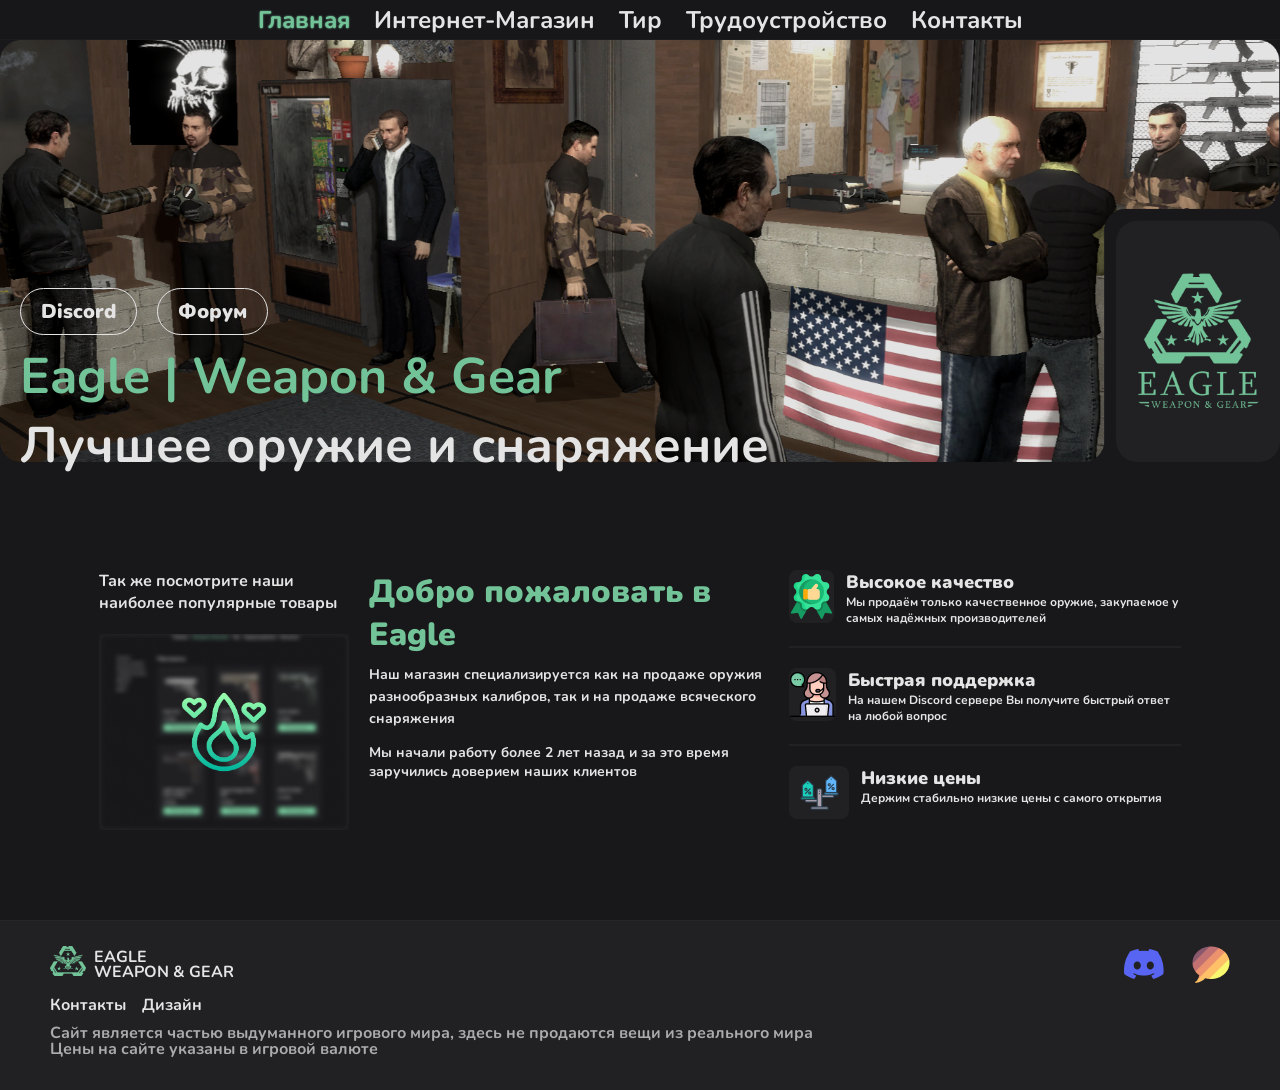
<file: index.html>
<!DOCTYPE html>
<html lang="en">
<head>
    <meta charset="UTF-8">
    <meta name="viewport" content="width=device-width, initial-scale=1.0">
    <title>Eagle | Главная</title>
    <link rel="stylesheet" href="index_style.css">
    <link rel="stylesheet" href="./styles/modules/header.css">
    <link rel="icon" href="images/Eagle_icon.png" type="image/x-icon">

    <meta property="og:site_name" content="Eagle | Weapon & Gear">
    <meta property="og:title" content="Главная">
    <meta property="og:url" content="https://killerbunny031.github.io/Eagle-site/index.html">
    <meta property="og:description" content="Магазин в Доброграде, специализирующийся на продаже огнестрельного оружия, патрон к нему и различного снаряжения">
    <meta property="og:image" content="https://i.imgur.com/M3qaZLY.png">
    <meta property="">
</head>
<body>
    <div class="layout">
      <header class="header">
    <div style="display: flex; justify-content: center; width: 100%;">
        <nav class="navbar">
            <a href="index.html" class="active glow-btn">Главная</a>
            <a href="pages/shop.html" class="glow-btn">Интернет-Магазин</a>
            <a href="pages/shooting_range.html" class="glow-btn">Тир</a>
            <a href="pages/employment.html" class="glow-btn">Трудоустройство</a>
            <a href="pages/contacts.html" class="glow-btn">Контакты</a>
    </div>
</header>

        <div class="burger_wrapper" id="burger_wrapper">
            <div class="burger_menu" id="burger_menu">
                <a href="index.html" class="active">Главная</a>
                <a href="pages/shop.html">Интернет-Магазин</a>
                <a href="pages/shooting_range.html">Тир</a>
                <a href="pages/employment.html">Трудоустройство</a>
                <a href="pages/contacts.html" >Контакты</a>
            </div>
        </div>


        <div class="wrapper">
            <div class="main-block">
                <div class="main-img"><img src="images/index/Group 265.png" alt=""></div>
                <div class="img-text">
                    <div class="img-buttons">
                        <a href="https://discord.com/invite/KjWaKpW5gW">Discord</a>
                        <a href="https://forum.octothorp.team/topic/67/eagle-%D0%BE%D1%80%D1%83%D0%B6%D0%B5%D0%B9%D0%BD%D1%8B%D0%B9-%D0%BC%D0%B0%D0%B3%D0%B0%D0%B7%D0%B8%D0%BD">Форум</a>
                    </div>
                    <h1 id="akcent">Eagle | Weapon & Gear</h1>
                    <h1>Лучшее оружие и снаряжение</h1>
                </div>
            </div>

            <article>
                <div class="article-wrapper">
                    <div class="aside-left">
                        <span>Так же посмотрите наши наиболее популярные товары</span>
                        <a href="pages/shop.html"><img src="./images/index/popularity.png" alt=""></a>
                    </div>

                    <div class="main-text">
                        <h2>Добро пожаловать в Eagle</h2>
                        <span>Наш магазин специализируется как на продаже оружия разнообразных калибров, так и на продаже всяческого снаряжения</span>
                        <p>Мы начали работу более 2 лет назад и за это время заручились доверием наших клиентов</p>
                    </div>

                    <div class="aside-wrapper">
                        <div class="aside-right">
                            <div class="aside-block">
                                <div class="aside-right-img"><img src="images/index/quality.png" alt=""></div>
                                <div class="aside-right-text">
                                    <h3>Высокое качество</h3>
                                    <span>Мы продаём только качественное оружие, закупаемое у самых надёжных производителей</span>
                                </div>
                            </div>
                        </div>

                        <div class="devider"></div>

                        <div class="aside-right">
                            <div class="aside-block">
                                <div class="aside-right-img"><img src="images/index/support.png" alt=""></div>
                                <div class="aside-right-text">
                                    <h3>Быстрая поддержка</h3>
                                    <span>На нашем Discord сервере Вы получите быстрый ответ на любой вопрос</span>
                                </div>
                            </div>
                        </div>

                        <div class="devider"></div>

                        <div class="aside-right">
                            <div class="aside-block">
                                <div class="aside-right-img"><img src="images/index/price.png" alt=""></div>
                                <div class="aside-right-text">
                                    <h3>Низкие цены</h3>
                                    <span>Держим стабильно низкие цены с самого открытия</span>
                                </div>

                                
                            </div>
                        </div>
                    </div>
                </div>
                
            </article>

        </div>
















        <footer>
            <div class="links">
                <div class="eagle">
                    <div class="img-logo"><img src="images/Eagle_logo.png" alt=""></div>
                    <div class="name">
                        <div class="eagle-name"><p>EAGLE</p></div>
                        <div class="eagle-slogan"><p>WEAPON & GEAR</p></div>
                    </div>
                </div>
                <div class="media">
                    <a href="https://discord.com/invite/KjWaKpW5gW" id="d"><img src="images/discrod.png" alt=""></a>
                    <a href="https://forum.octothorp.team/topic/67/eagle-оружейный-магазин" id="f"><img src="images/forum.png" alt=""></a>
                </div>
            </div>
            <div class="contacts-media">
                <a href="./pages/contacts.html">Контакты</a>
                <a href="./pages/design.html">Дизайн</a>
            </div>
            <div class="spoiler">
                <p>Сайт является частью выдуманного игрового мира, здесь не продаются вещи из реального мира</p>
                <p>Цены на сайте указаны в игровой валюте</p>
            </div>
            
        </footer>
    </div>


    <script src="./js/header.js"></script>

</body>
</html>
</file>
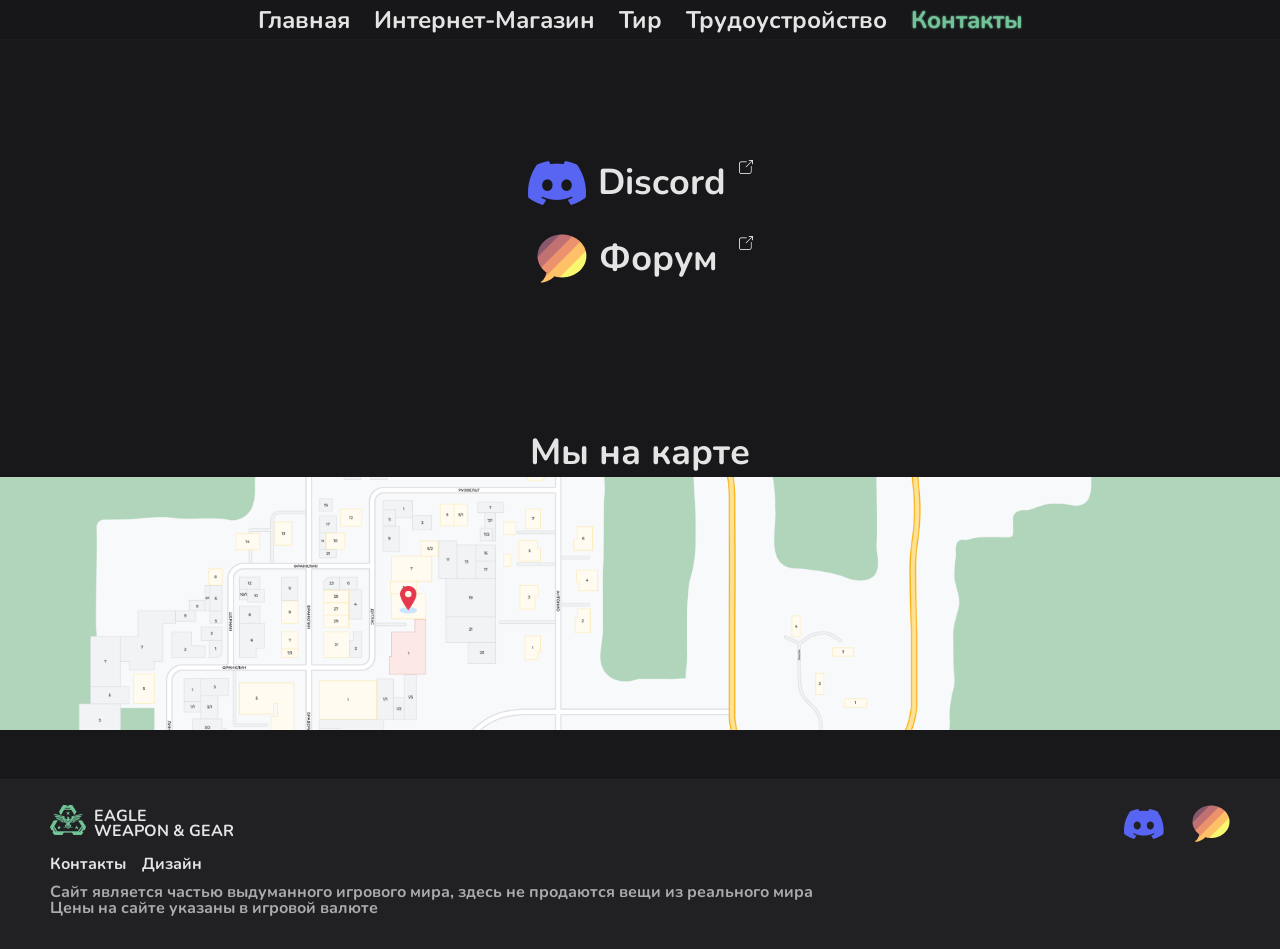
<file: pages/contacts.html>
<!DOCTYPE html>
<html lang="en">
<head>
    <meta charset="UTF-8">
    <meta name="viewport" content="width=device-width, initial-scale=1.0">
    <title>Eagle | Контакты</title>
    <link rel="stylesheet" href="../styles\contacts_style.css">
    <link rel="stylesheet" href="../styles/modules/header.css">
    <link rel="icon" href="../images/Eagle_icon.png" type="image/x-icon">
</head>
<body>




    <div class="layout">
        <header class="header">
    <div style="display: flex; justify-content: center; width: 100%;">
        <nav class="navbar">
            <a href="../index.html" class="glow-btn">Главная</a>
            <a href="../pages/shop.html" class="glow-btn">Интернет-Магазин</a>
            <a href="../pages/shooting_range.html" class="glow-btn">Тир</a>
            <a href="../pages/employment.html" class="glow-btn">Трудоустройство</a>
            <a href="../pages/contacts.html" class="active glow-btn">Контакты</a>
    </div>
</header>

        
        <div class="burger_wrapper" id="burger_wrapper">
            <div class="burger_menu" id="burger_menu">
                <a href="../index.html" class="active">Главная</a>
                <a href="shop.html">Интернет-Магазин</a>
                <a href="shooting_range.html">Тир</a>
                <a href="employment.html">Трудоустройство</a>
                <a href="contacts.html" >Контакты</a>
            </div>
        </div>







        <div class="wrapper">
            <div class="contacts">
                <a href="https://discord.com/invite/KjWaKpW5gW"><img src="../images/contacts/discord.png" alt="">Discord <img src="../images/contacts/link.png" alt="" class="link"></a>
                <a href="https://forum.octothorp.team/topic/35/eagle-оружейный-магазин"><img src="../images/contacts/forum.png" alt="">Форум <img src="../images/contacts/link.png" alt="" class="link"></a>
            </div>

            <div class="map-box">
                <h1>Мы на карте</h1>
                <div class="map"><img src="../images/contacts/map.png" alt=""></div>
            </div>
        </div>



        <footer>
            <div class="links">
                <div class="eagle">
                    <div class="img-logo"><img src="../images/Eagle_logo.png" alt=""></div>
                    <div class="name">
                        <div class="eagle-name"><p>EAGLE</p></div>
                        <div class="eagle-slogan"><p>WEAPON & GEAR</p></div>
                    </div>
                </div>
                <div class="media">
                    <a href="https://discord.com/invite/KjWaKpW5gW" id="d"><img src="../images/discrod.png" alt=""></a>
                    <a href="https://forum.octothorp.team/topic/67/eagle-оружейный-магазин" id="f"><img src="../images/forum.png" alt=""></a>
                </div>
            </div>
            <div class="contacts-media">
                <a href="#">Контакты</a>
                <a href="../pages/design.html">Дизайн</a>
            </div>
            <div class="spoiler">
                <p>Сайт является частью выдуманного игрового мира, здесь не продаются вещи из реального мира</p>
                <p>Цены на сайте указаны в игровой валюте</p>
            </div>
            
        </footer>
    </div>
    <script src="../js/header.js"></script>
</body>
</html>
</file>
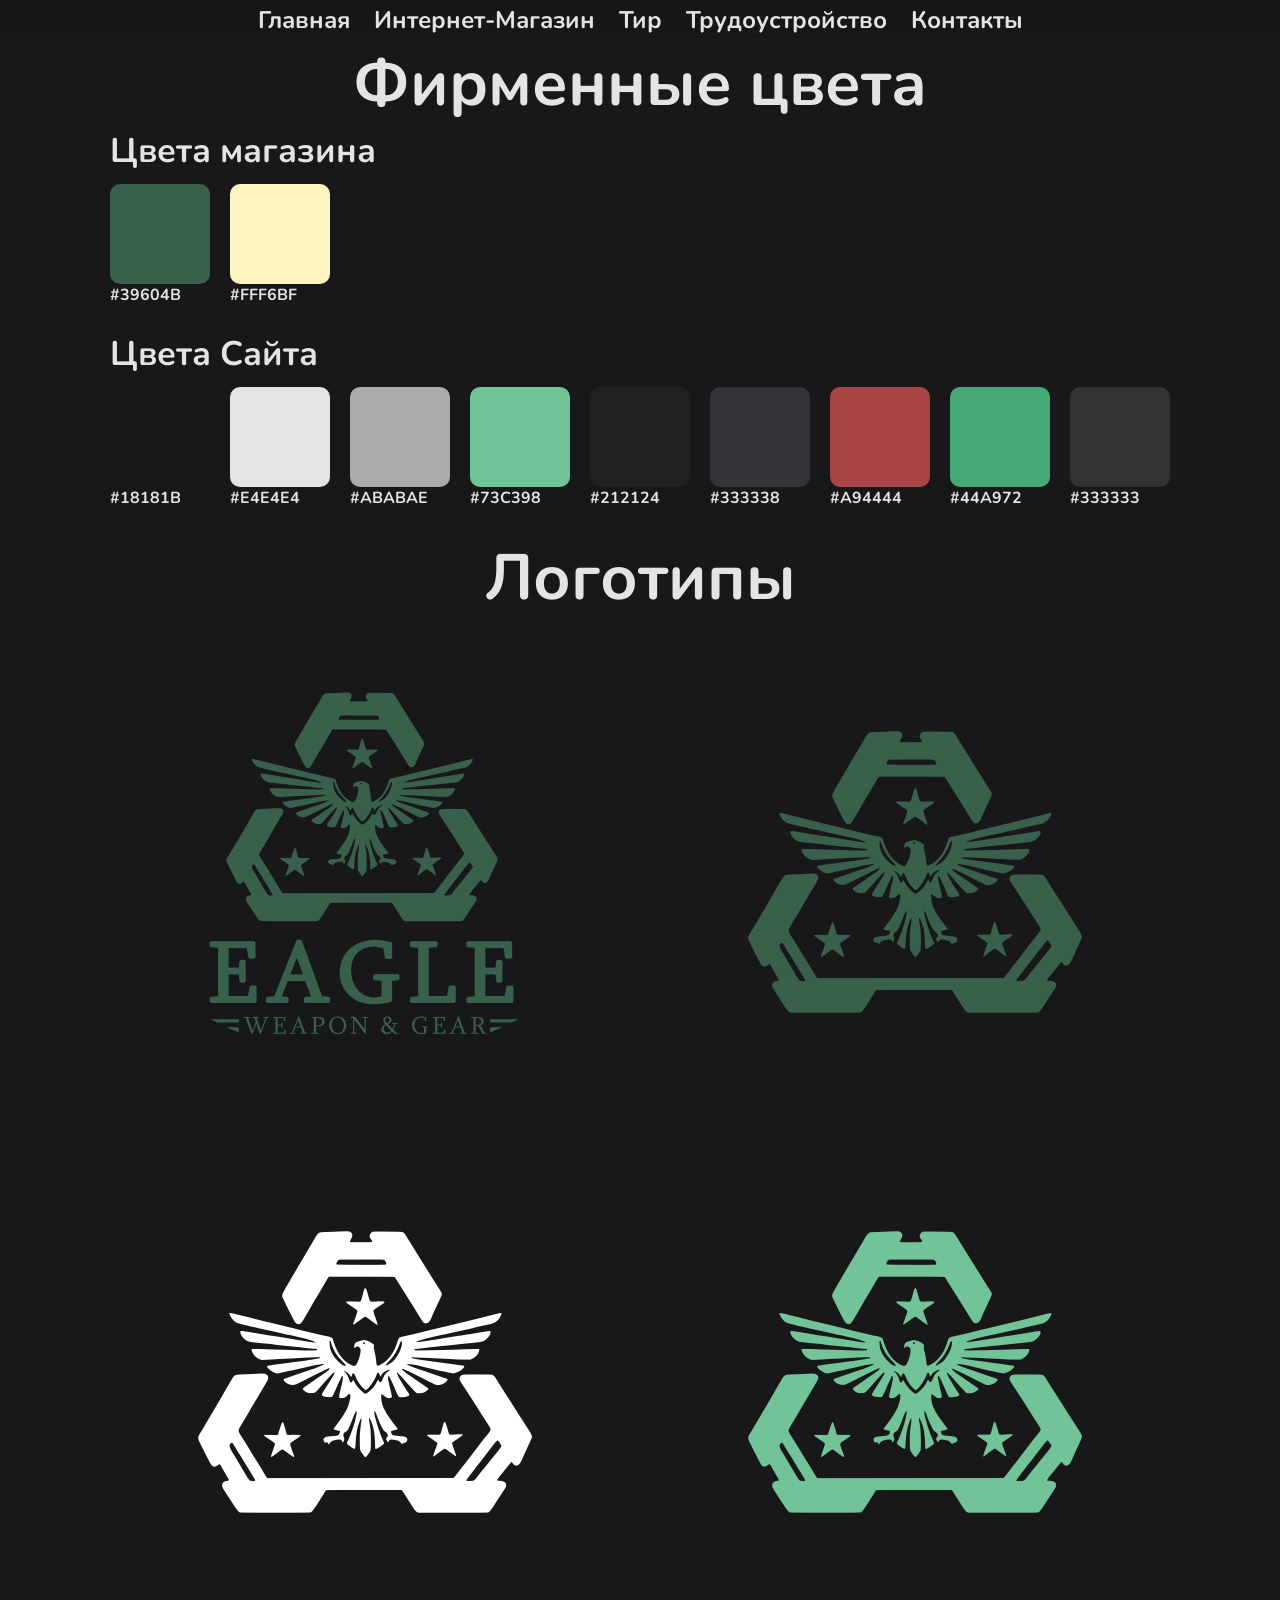
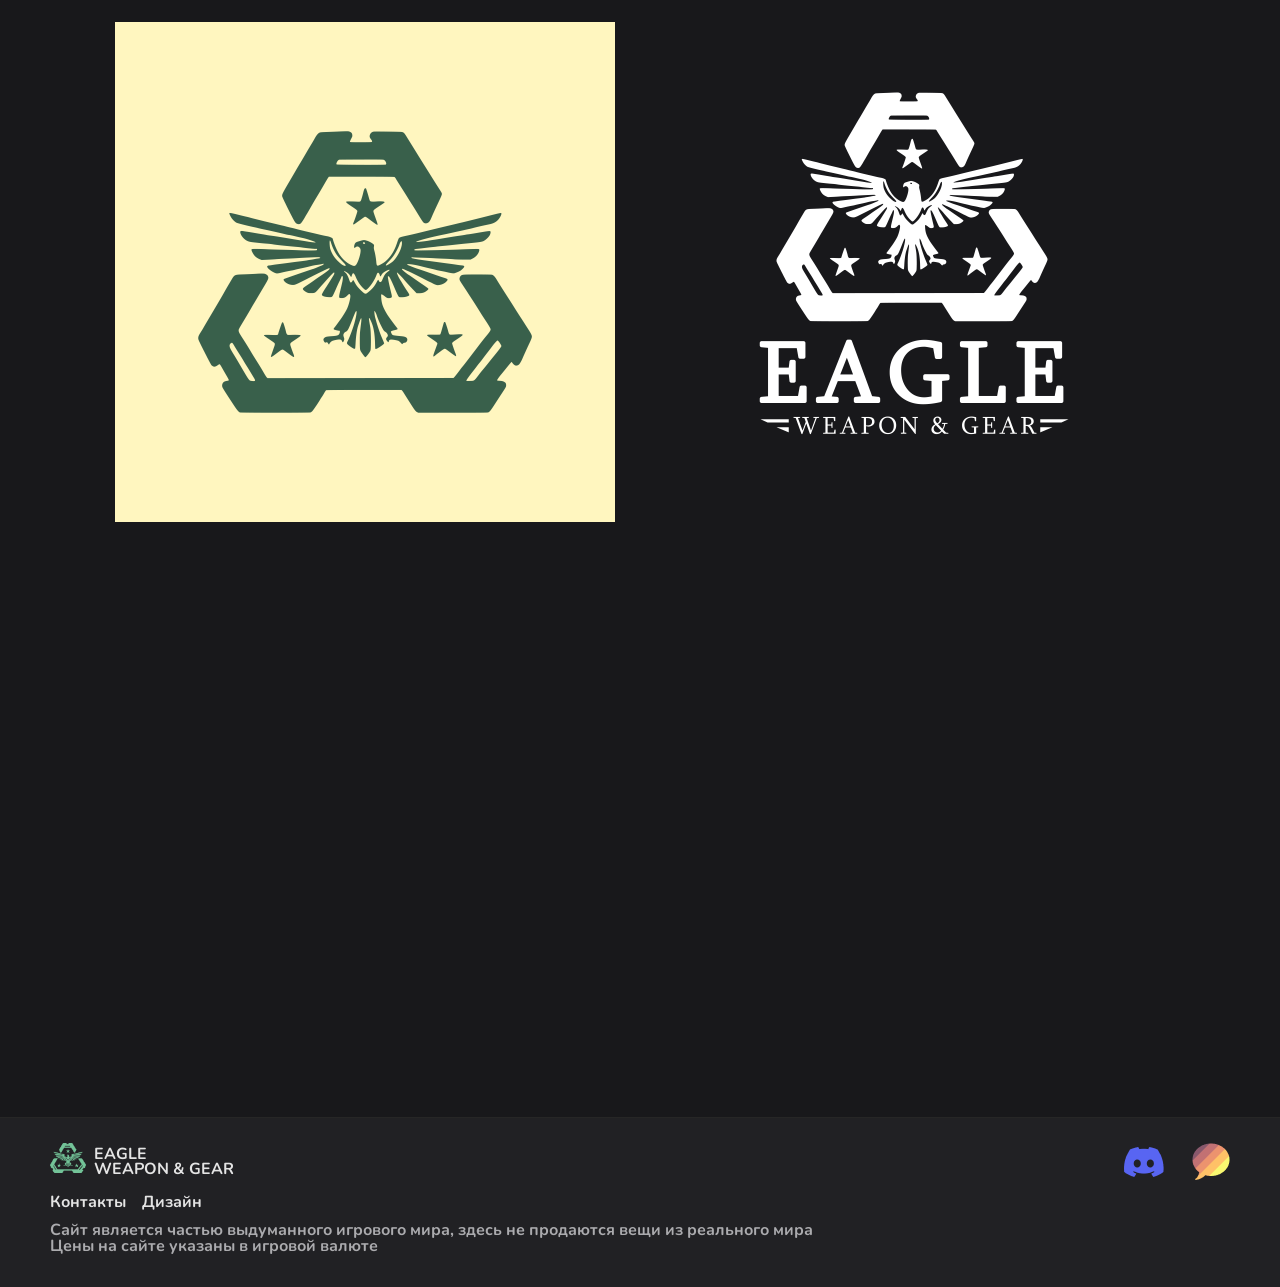
<file: pages/design.html>
<!DOCTYPE html>
<html lang="en">
<head>
    <meta charset="UTF-8">
    <meta name="viewport" content="width=device-width, initial-scale=1.0">
    <title>Eagle | Дизайн</title>
    <link rel="stylesheet" href="../styles/design.css">
    <link rel="stylesheet" href="../styles/modules/header.css">
    <link rel="icon" href="../images/Eagle_icon.png" type="image/x-icon">
</head>
<body>
    

    <header class="header">
    <div style="display: flex; justify-content: center; width: 100%;">
        <nav class="navbar">
            <a href="../index.html" class="glow-btn">Главная</a>
            <a href="../pages/shop.html" class="glow-btn">Интернет-Магазин</a>
            <a href="../pages/shooting_range.html" class="glow-btn">Тир</a>
            <a href="../pages/employment.html" class="glow-btn">Трудоустройство</a>
            <a href="../pages/contacts.html" class="glow-btn">Контакты</a>
    </div>
</header>


    <div class="burger_wrapper" id="burger_wrapper">
        <div class="burger_menu" id="burger_menu">
            <a href="../index.html" class="active">Главная</a>
            <a href="shop.html">Интернет-Магазин</a>
            <a href="shooting_range.html">Тир</a>
            <a href="employment.html">Трудоустройство</a>
            <a href="contacts.html" >Контакты</a>
        </div>
    </div>





    <main>
        <div class="wrapper_all">
            <h1>Фирменные цвета</h1>
            <div class="block-box">
                <div class="first-block block">
                    <h2>Цвета магазина</h2>
                    <div class="block-colors">
                        <div class="block-color">
                            <div class="color" id="t1"></div>
                            <span>#39604B</span>
                        </div>
                        <div class="block-color">
                            <div class="color" id="t2"></div>
                            <span>#FFF6BF</span>
                        </div>
                    </div>
                </div>
                <div class="second-block block">
                    <h2>Цвета Сайта</h2>
                    <div class="block-colors">
                        <div class="block-color">
                            <div class="color" id="t3"></div>
                            <span>#18181B</span>
                        </div>
                        <div class="block-color">
                            <div class="color" id="t4"></div>
                            <span>#E4E4E4</span>
                        </div>
                        <div class="block-color">
                            <div class="color" id="t5"></div>
                            <span>#ABABAE</span>
                        </div>
                        <div class="block-color">
                            <div class="color" id="t6"></div>
                            <span>#73C398</span>
                        </div>
                        <div class="block-color">
                            <div class="color" id="t7"></div>
                            <span>#212124</span>
                        </div>
                        <div class="block-color">
                            <div class="color" id="t8"></div>
                            <span>#333338</span>
                        </div>
                        <div class="block-color">
                            <div class="color" id="t9"></div>
                            <span>#A94444</span>
                        </div>
                        <div class="block-color">
                            <div class="color" id="t10"></div>
                            <span>#44A972</span>
                        </div>
                        <div class="block-color">
                            <div class="color" id="t11"></div>
                            <span>#333333</span>
                        </div>
                    </div>
                </div>
            </div>
            <h1>Логотипы</h1>
            <div class="logos-box">
                <div class="img-box">
                    <img src="../images/design/Eagle (.png).png" alt="">
                    <img src="../images/design/Eagle (без текста) (.png).png" alt="">
                    <img src="../images/design/Eagle (без текста) (белый) (.png).png" alt="">
                    <img src="../images/design/Eagle (без текста) (бледный) (.png).png" alt="">
                    <img src="../images/design/Eagle (без текста).png" alt="">
                    <img src="../images/design/Eagle (белый) (.png).png" alt="">
                </div>
                <video src="../images/design/logo.mp4" autoplay loop muted></video>
            </div>
        </div>
    </main>








    <footer>
        <div class="links">
            <div class="eagle">
                <div class="img-logo"><img src="../images/Eagle_logo.png" alt=""></div>
                <div class="name">
                    <div class="eagle-name"><p>EAGLE</p></div>
                    <div class="eagle-slogan"><p>WEAPON & GEAR</p></div>
                </div>
            </div>
            <div class="media">
                <a href="https://discord.com/invite/KjWaKpW5gW" id="d"><img src="../images/discrod.png" alt=""></a>
                <a href="https://forum.octothorp.team/topic/67/eagle-оружейный-магазин" id="f"><img src="../images/forum.png" alt=""></a>
            </div>
        </div>
        <div class="contacts-media">
            <a href="../pages/contacts.html">Контакты</a>
            <a href="../pages/design.html">Дизайн</a>
        </div>
        <div class="spoiler">
            <p>Сайт является частью выдуманного игрового мира, здесь не продаются вещи из реального мира</p>
            <p>Цены на сайте указаны в игровой валюте</p>
        </div>
        
    </footer>
    <script src="../js/header.js"></script>
</body>
</html>
</file>
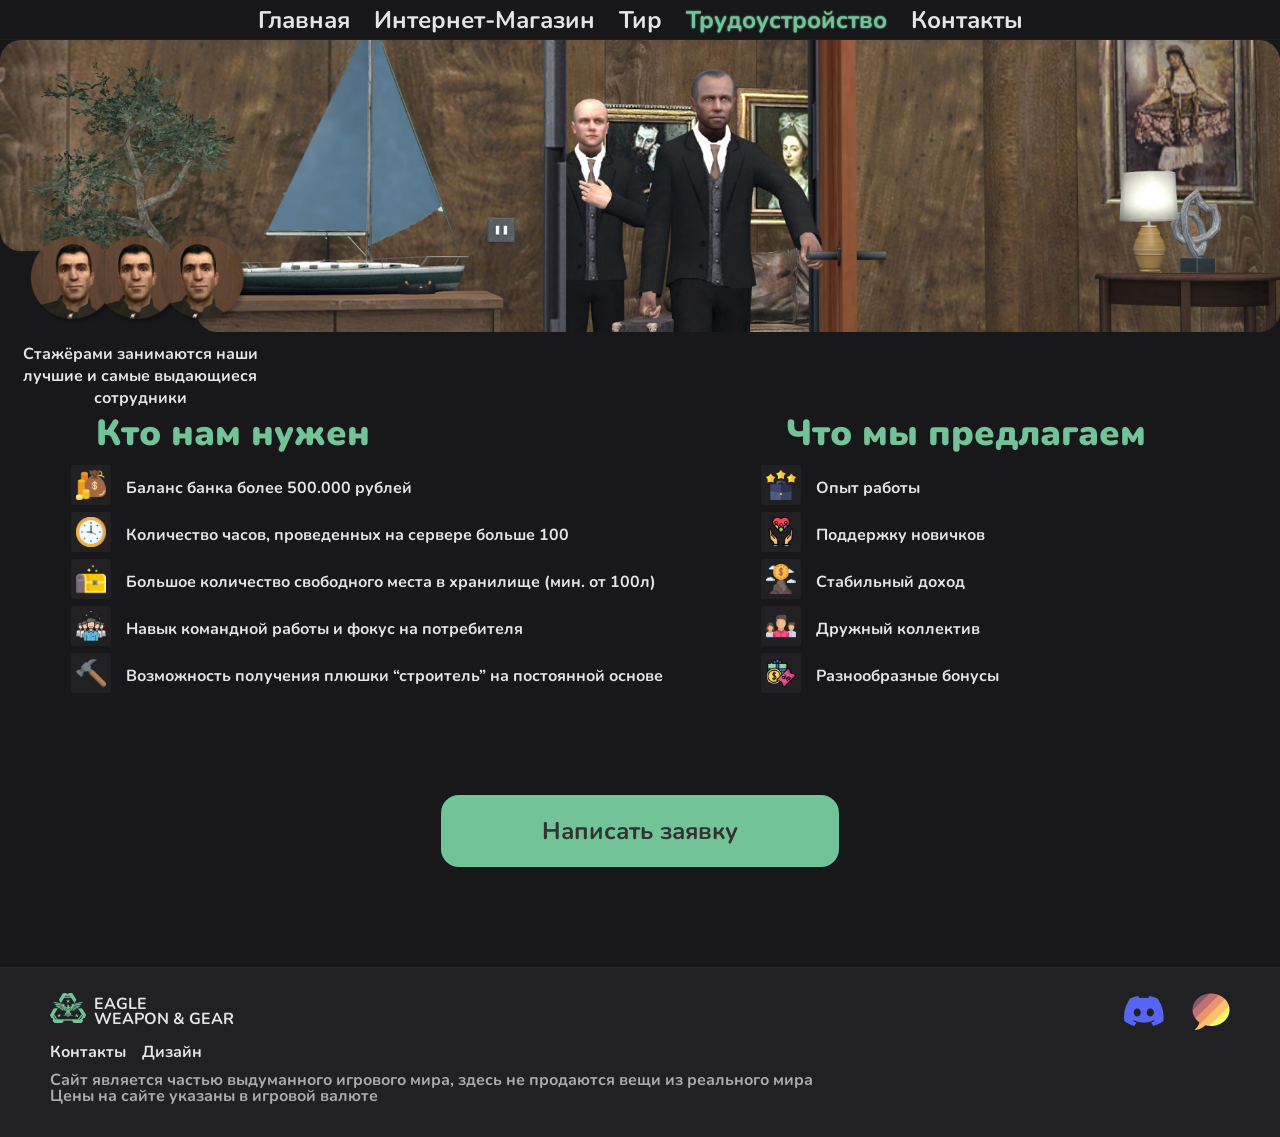
<file: pages/employment.html>
<!DOCTYPE html>
<html lang="en">
<head>
    <meta charset="UTF-8">
    <meta name="viewport" content="width=device-width, initial-scale=1.0">
    <title>Eagle | Трудоустройство</title>
    <link rel="stylesheet" href="../styles\employment_style.css">
    <link rel="stylesheet" href="../styles/modules/header.css">
    <link rel="icon" href="../images/Eagle_icon.png" type="image/x-icon">
</head>
<body>


    <header class="header">
    <div style="display: flex; justify-content: center; width: 100%;">
        <nav class="navbar">
            <a href="../index.html" class="glow-btn">Главная</a>
            <a href="../pages/shop.html" class="glow-btn">Интернет-Магазин</a>
            <a href="../pages/shooting_range.html" class="glow-btn">Тир</a>
            <a href="../pages/employment.html" class="active glow-btn">Трудоустройство</a>
            <a href="../pages/contacts.html" class="glow-btn">Контакты</a>
    </div>
</header>


    <div class="burger_wrapper" id="burger_wrapper">
        <div class="burger_menu" id="burger_menu">
            <a href="../index.html" class="active">Главная</a>
            <a href="shop.html">Интернет-Магазин</a>
            <a href="shooting_range.html">Тир</a>
            <a href="employment.html">Трудоустройство</a>
            <a href="contacts.html" >Контакты</a>
        </div>
    </div>







    <div class="wrapper">
        <div class="head">
            <div class="img"><img src="../images/employment/img-1.png" alt=""></div>
            <div class="instructor-box-full">
                <div class="instructors-box">
                    <div class="instructors">
                        <div class="img-instructor"><img src="../images/employment/instr-1.png" alt=""></div>
                        <div class="img-instructor"><img src="../images/employment/instr-2.png" alt=""></div>
                        <div class="img-instructor"><img src="../images/employment/instr-3.png" alt=""></div>
                    </div>
                    <span>Стажёрами занимаются наши лучшие и самые выдающиеся сотрудники</span>
                </div>
                <div class="instructors-box-place"></div>
            </div>
            
        </div>
        <article>
            <div class="need-give">
                <div class="need">
                    <h1>Кто нам нужен</h1>
                    <div class="category-text">
                        <div class="img-box"><img src="../images/employment/money.png" alt=""></div>
                        <span>Баланс банка более 500.000 рублей</span>
                    </div>
                    <div class="category-text">
                        <div class="img-box"><img src="../images/employment/clock.png" alt=""></div>
                        <span>Количество часов, проведенных на сервере больше 100</span>
                    </div>
                    <div class="category-text">
                        <div class="img-box"><img src="../images/employment/hran.png" alt=""></div>
                        <span>Большое количество свободного места в хранилище (мин. от 100л)</span>
                    </div>
                    <div class="category-text">
                        <div class="img-box"><img src="../images/employment/team-1.png" alt=""></div>
                        <span>Навык командной работы и фокус на потребителя</span>
                    </div>
                    <div class="category-text">
                        <div class="img-box"><img src="../images/employment/hammer.png" alt=""></div>
                        <span>Возможность получения плюшки “строитель” на постоянной основе</span>
                    </div>
                </div>

                <div class="give">
                    <h1>Что мы предлагаем</h1>
                    <div class="category-text">
                        <div class="img-box"><img src="../images/employment/experience.png" alt=""></div>
                        <span>Опыт работы</span>
                    </div>
                    <div class="category-text">
                        <div class="img-box"><img src="../images/employment/help.png" alt=""></div>
                        <span>Поддержку новичков</span>
                    </div>
                    <div class="category-text">
                        <div class="img-box"><img src="../images/employment/stability.png" alt=""></div>
                        <span>Стабильный доход</span>
                    </div>
                    <div class="category-text">
                        <div class="img-box"><img src="../images/employment/team.png" alt=""></div>
                        <span>Дружный коллектив</span>
                    </div>
                    <div class="category-text">
                        <div class="img-box"><img src="../images/employment/bonus.png" alt=""></div>
                        <span>Разнообразные бонусы</span>
                    </div>
                </div>

                
            </div>

            <div class="discord-button">
                <a href="https://discord.com/invite/KjWaKpW5gW">Написать заявку</a>
            </div>

            <!-- <form action="" method="post" class="anketa anketa-form"">
                <h1>Анкета для поступления</h1>
                <div class="ooc-ic">
                    <div class="ooc">
                        <h2>ООС часть</h2>
                        <div class="questiions">
                            <div class="question">
                                <h3>Ваш SteamID (можно узнать на steamid.io)</h3>
                                <input type="text" placeholder="STEAM_0:1:439534345">
                            </div>
                            <div class="question">
                                <h3>Ваш discord</h3>
                                <input type="text" placeholder="NickName#0000">
                            </div>
                            <div class="question">
                                <h3>Сколько Вам лет?</h3>
                                <input type="number" placeholder="21">
                            </div>
                            <div class="question">
                                <h3>Какое у Вас время относительно мск?</h3>
                                <input type="number" placeholder="+3">
                            </div>
                            <div class="question">
                                <h3>Ваш аккаунт на форуме Octothorp Team</h3>
                                <input type="text" placeholder="https://forum.octothorp.team/u/killerbunny/summary">
                            </div>
                            <div class="question">
                                <h3>Ваш баланс банка</h3>
                                <input type="text" placeholder="800.000">
                            </div>
                            <div class="question">
                                <h3>Ваше наигранное время на серверах Доброграда</h3>
                                <input type="text" placeholder="625">
                            </div>
                            <div class="question">
                                <h3>В каких организациях\предприятиях Вы играете\играли на Доброграде? (поставьте «-», если нигде не играли)</h3>
                                <input type="text" placeholder="Dobro`Dogs, Gun`s&Ammo, DMC">
                            </div>
                        </div>
                        <a href="">Отправить</a>
                    </div>

                    <div class="ic">
                        <h2>IC часть</h2>
                        <div class="questiions">
                            <div class="question">
                                <h3>Ваше имя и фамилия</h3>
                                <input type="text" placeholder="Иван Смирнов">
                            </div>
                            <div class="question">
                                <h3>Сколько Вам лет?</h3>
                                <input type="number" placeholder="21">
                            </div>
                            <div class="question">
                                <h3>Ваши контакты</h3>
                                <input type="text" placeholder="+1 234 567 89 01">
                            </div>
                            <div class="question">
                                <h3>Расскажите немного о себе</h3>
                                <textarea name="" id="" cols="30" rows="3" placeholder="Приветствуется рассказ о Ваших привычках, навыках или предпочтениях"></textarea>
                            </div>
                            <div class="question">
                                <h3>Почему Вы решили работать у нас?</h3>
                                <textarea name="" id="" cols="30" rows="3" placeholder=""></textarea>
                            </div>
                            <div class="question">
                                <h3>Ваши бывшие места работы (поставьте «-», если нигде не работали)</h3>
                                <input type="text" placeholder="">
                            </div>
                            <div class="question">
                                <h3>Почему Вы ушли с предыдущего места работы? (поставьте «-», если нигде не работали)</h3>
                                <textarea name="" id="" cols="30" rows="3" placeholder=""></textarea>
                            </div>
                            <div class="question">
                                <h3>Работали ли Вы ранее в местах, связанных с оружием? (поставьте «-», если нигде не работали)</h3>
                                <input type="text" placeholder="">
                            </div>
                        </div>
                    </div>
                </div>
            </form> -->
        </article>
    </div>








    <footer>
        <div class="links">
            <div class="eagle">
                <div class="img-logo"><img src="../images/Eagle_logo.png" alt=""></div>
                <div class="name">
                    <div class="eagle-name"><p>EAGLE</p></div>
                    <div class="eagle-slogan"><p>WEAPON & GEAR</p></div>
                </div>
            </div>
            <div class="media">
                <a href="https://discord.com/invite/KjWaKpW5gW" id="d"><img src="../images/discrod.png" alt=""></a>
                <a href="https://forum.octothorp.team/topic/67/eagle-оружейный-магазин" id="f"><img src="../images/forum.png" alt=""></a>
            </div>
        </div>
        <div class="contacts-media">
            <a href="../pages/contacts.html">Контакты</a>
            <a href="../pages/design.html">Дизайн</a>
        </div>
        <div class="spoiler">
            <p>Сайт является частью выдуманного игрового мира, здесь не продаются вещи из реального мира</p>
            <p>Цены на сайте указаны в игровой валюте</p>
        </div>
        
    </footer>

    <script src="../js/header.js"></script>
</body>
</html>
</file>
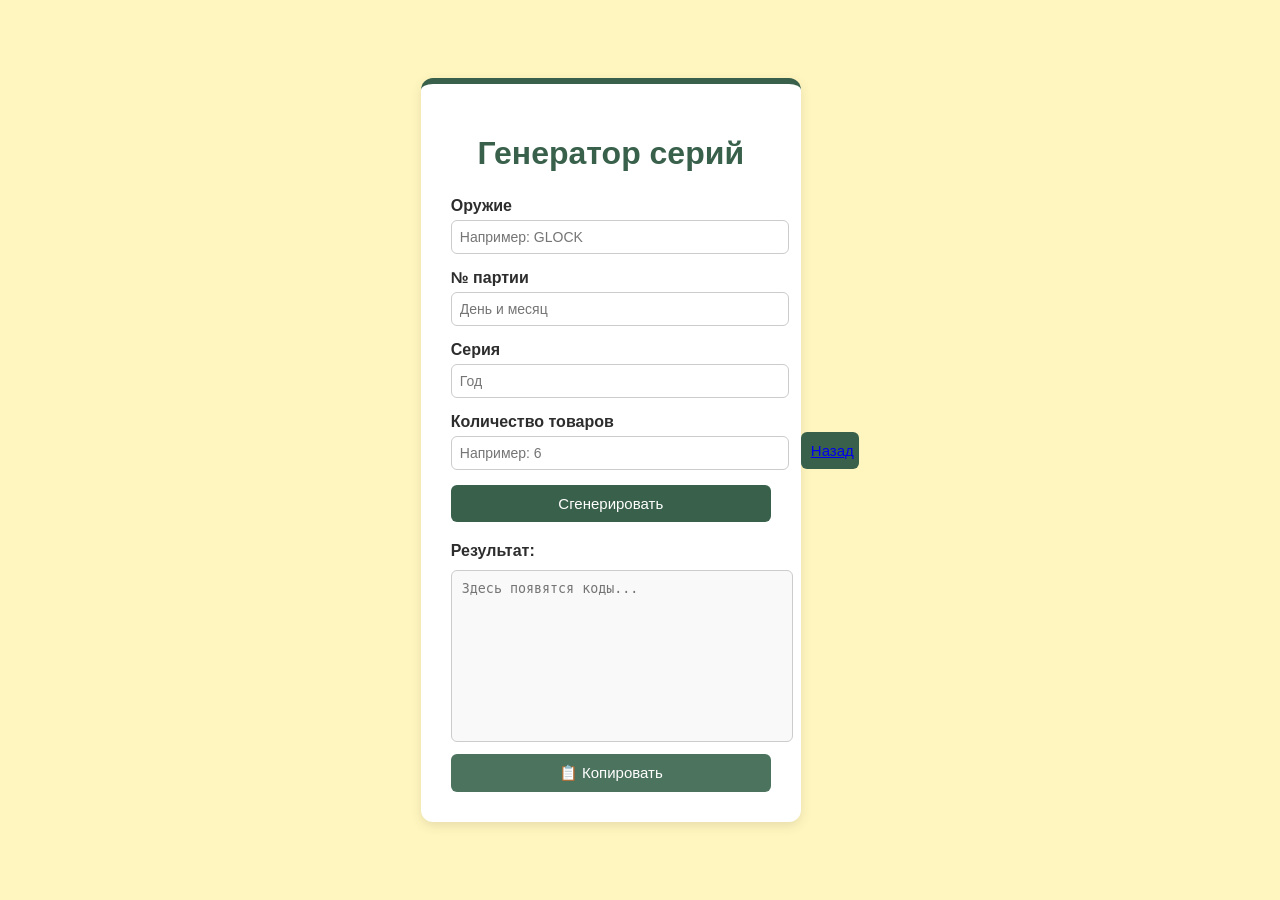
<file: pages/generate.html>
<!DOCTYPE html>
<html lang="ru">
<head>
  <meta charset="UTF-8">
  <title>Генератор серий</title>
  <link rel="stylesheet" href="../styles/generate_style.css">
</head>
<body>
  <div class="container">
    <h1>Генератор серий</h1>

    <div class="input-group">
      <label for="gun">Оружие</label>
      <input type="text" id="gun" placeholder="Например: GLOCK">
    </div>

    <div class="input-group">
      <label for="party">№ партии</label>
      <input type="number" id="party" placeholder="День и месяц">
    </div>

    <div class="input-group">
      <label for="series">Серия</label>
      <input type="number" id="series" placeholder="Год">
    </div>

    <div class="input-group">
      <label for="count">Количество товаров</label>
      <input type="number" id="count" placeholder="Например: 6">
    </div>

    <button onclick="generate()">Сгенерировать</button>

    <div class="result-box">
      <label for="result">Результат:</label>
      <textarea id="result" rows="8" readonly placeholder="Здесь появятся коды..."></textarea>
      <button class="copy-btn" onclick="copyText()">📋 Копировать</button>
    </div>
  </div>

  <script>
    function generate() {
      const gun = document.getElementById('gun').value.trim();
      const party = document.getElementById('party').value.trim();
      const series = document.getElementById('series').value.trim();
      const count = parseInt(document.getElementById('count').value);
      const resultField = document.getElementById('result');

      if (!gun || !party || !series || !count || count <= 0) {
        alert("Заполни все поля корректно!");
        return;
      }

      let results = [];
      for (let i = 0; i < count; i++) {
        let randomPart = Math.floor(1000 + Math.random() * 9000);
        results.push(`${gun}-${party}-${series}${randomPart}`);
      }

      resultField.value = results.join("\n");
    }

    function copyText() {
      const result = document.getElementById('result');
      if (result.value.trim() === "") return;
      result.select();
      document.execCommand("copy");
      alert("Результат скопирован!");
    }
  </script>
  <div class="back">
  <a href="../pages/shooting_range.html">Назад</a>
  </div>
</body>
</html>
</file>
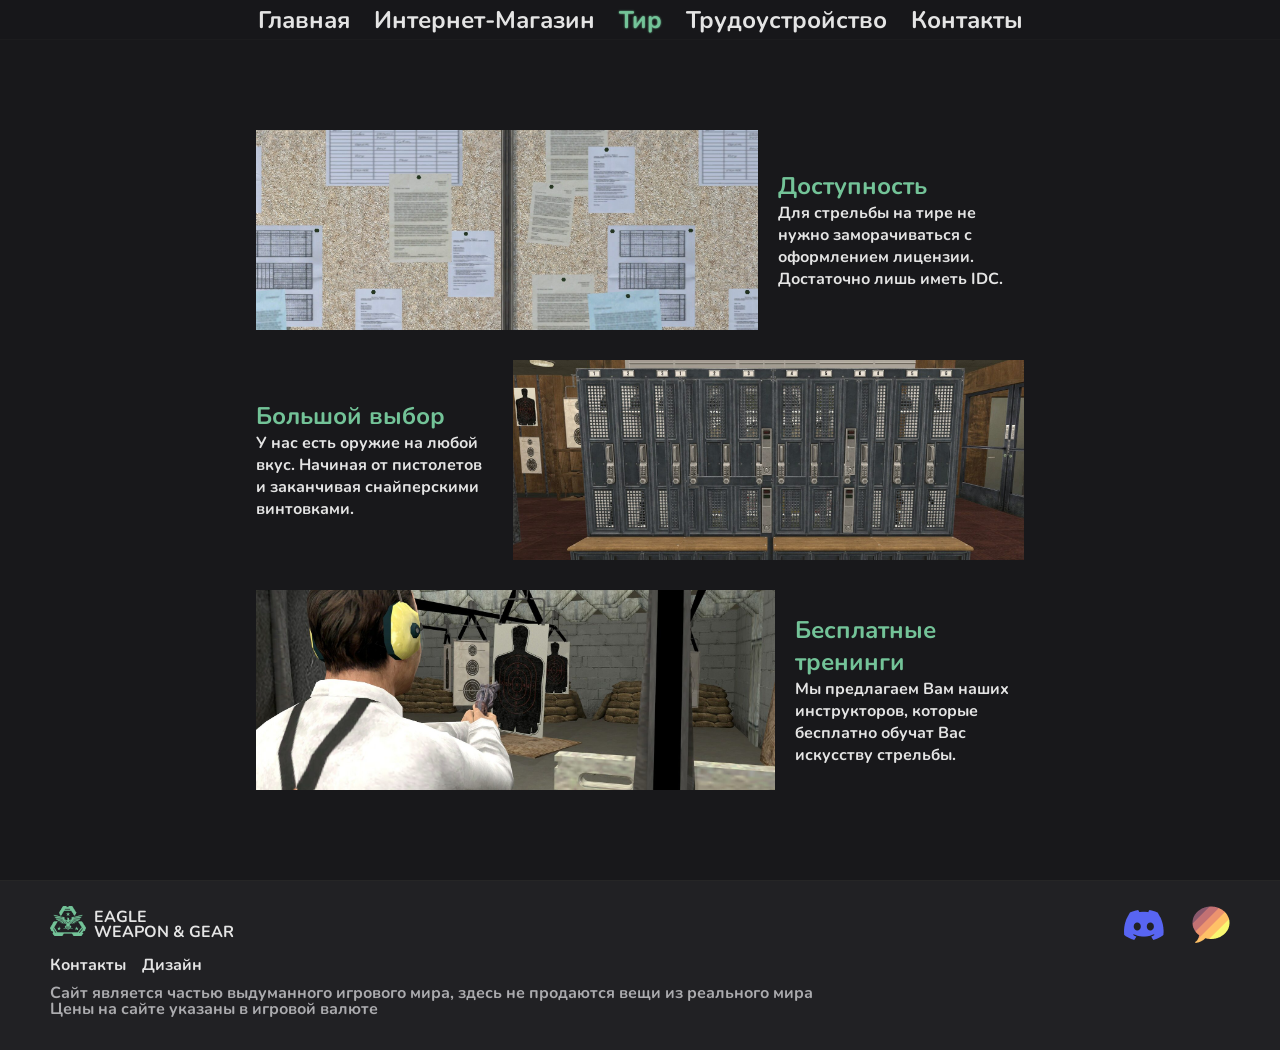
<file: pages/shooting_range.html>
<!DOCTYPE html>
<html lang="en">
<head>
    <meta charset="UTF-8">
    <meta name="viewport" content="width=device-width, initial-scale=1.0">
    <title>Eagle | Тир</title>
    <link rel="stylesheet" href="../styles\shooting_range_style.css">
    <link rel="stylesheet" href="../styles/modules/header.css">
    <link rel="icon" href="../images/Eagle_icon.png" type="image/x-icon">
</head>
<body>



    <header class="header">
    <div style="display: flex; justify-content: center; width: 100%;">
        <nav class="navbar">
            <a href="../index.html" class="glow-btn">Главная</a>
            <a href="../pages/shop.html" class="glow-btn">Интернет-Магазин</a>
            <a href="../pages/shooting_range.html" class="active glow-btn">Тир</a>
            <a href="../pages/employment.html" class="glow-btn">Трудоустройство</a>
            <a href="../pages/contacts.html" class="glow-btn">Контакты</a>
    </div>
</header>



    <div class="burger_wrapper" id="burger_wrapper">
        <div class="burger_menu" id="burger_menu">
            <a href="../index.html" class="active">Главная</a>
            <a href="shop.html">Интернет-Магазин</a>
            <a href="shooting_range.html">Тир</a>
            <a href="employment.html">Трудоустройство</a>
            <a href="contacts.html" >Контакты</a>
        </div>
    </div>






    <div class="container-all">
        <div class="block">
            <div class="img"><img src="../images/shooting_range/Dostup.png" alt=""></div>
            <div class="text">
                <h2>Доступность</h2>
                <p>Для стрельбы на тире не нужно заморачиваться с оформлением лицензии. Достаточно лишь иметь IDC.</p>
            </div>
        </div>
        <div class="block">
            <div class="text-reversed">
                <h2>Большой выбор</h2>
                <p>У нас есть оружие на любой вкус. Начиная от пистолетов и заканчивая снайперскими винтовками.</p>
            </div>
            <div class="img-reversed"><img src="../images/shooting_range/Vibor.png" alt=""></div>
        </div>
        <div class="block">
            <div class="img"><img src="../images/shooting_range/Free.png" alt=""></div>
            <div class="text">
                <h2>Бесплатные тренинги</h2>
                <p>Мы предлагаем Вам наших инструкторов, которые бесплатно обучат Вас искусству стрельбы.</p>
            </div>
        </div>
    </div>




    <footer>
        <div class="links">
            <div class="eagle">
                <div class="img-logo"><img src="../images/Eagle_logo.png" alt=""></div>
                <div class="name">
                    <div class="eagle-name"><p>EAGLE</p></div>
                    <div class="eagle-slogan"><p>WEAPON & GEAR</p></div>
                </div>
            </div>
            <div class="media">
                <a href="https://discord.com/invite/KjWaKpW5gW" id="d"><img src="../images/discrod.png" alt=""></a>
                <a href="https://forum.octothorp.team/topic/67/eagle-оружейный-магазин" id="f"><img src="../images/forum.png" alt=""></a>
            </div>
        </div>
        <div class="contacts-media">
            <a href="../pages/contacts.html">Контакты</a>
            <a href="../pages/design.html">Дизайн</a>
            <a href="../pages/generate.html">⠀</a>
        </div>
        <div class="spoiler">
            <p>Сайт является частью выдуманного игрового мира, здесь не продаются вещи из реального мира</p>
            <p>Цены на сайте указаны в игровой валюте</p>
        </div>
        
    </footer>
    <script src="../js/header.js"></script>
</body>
</html>
</file>
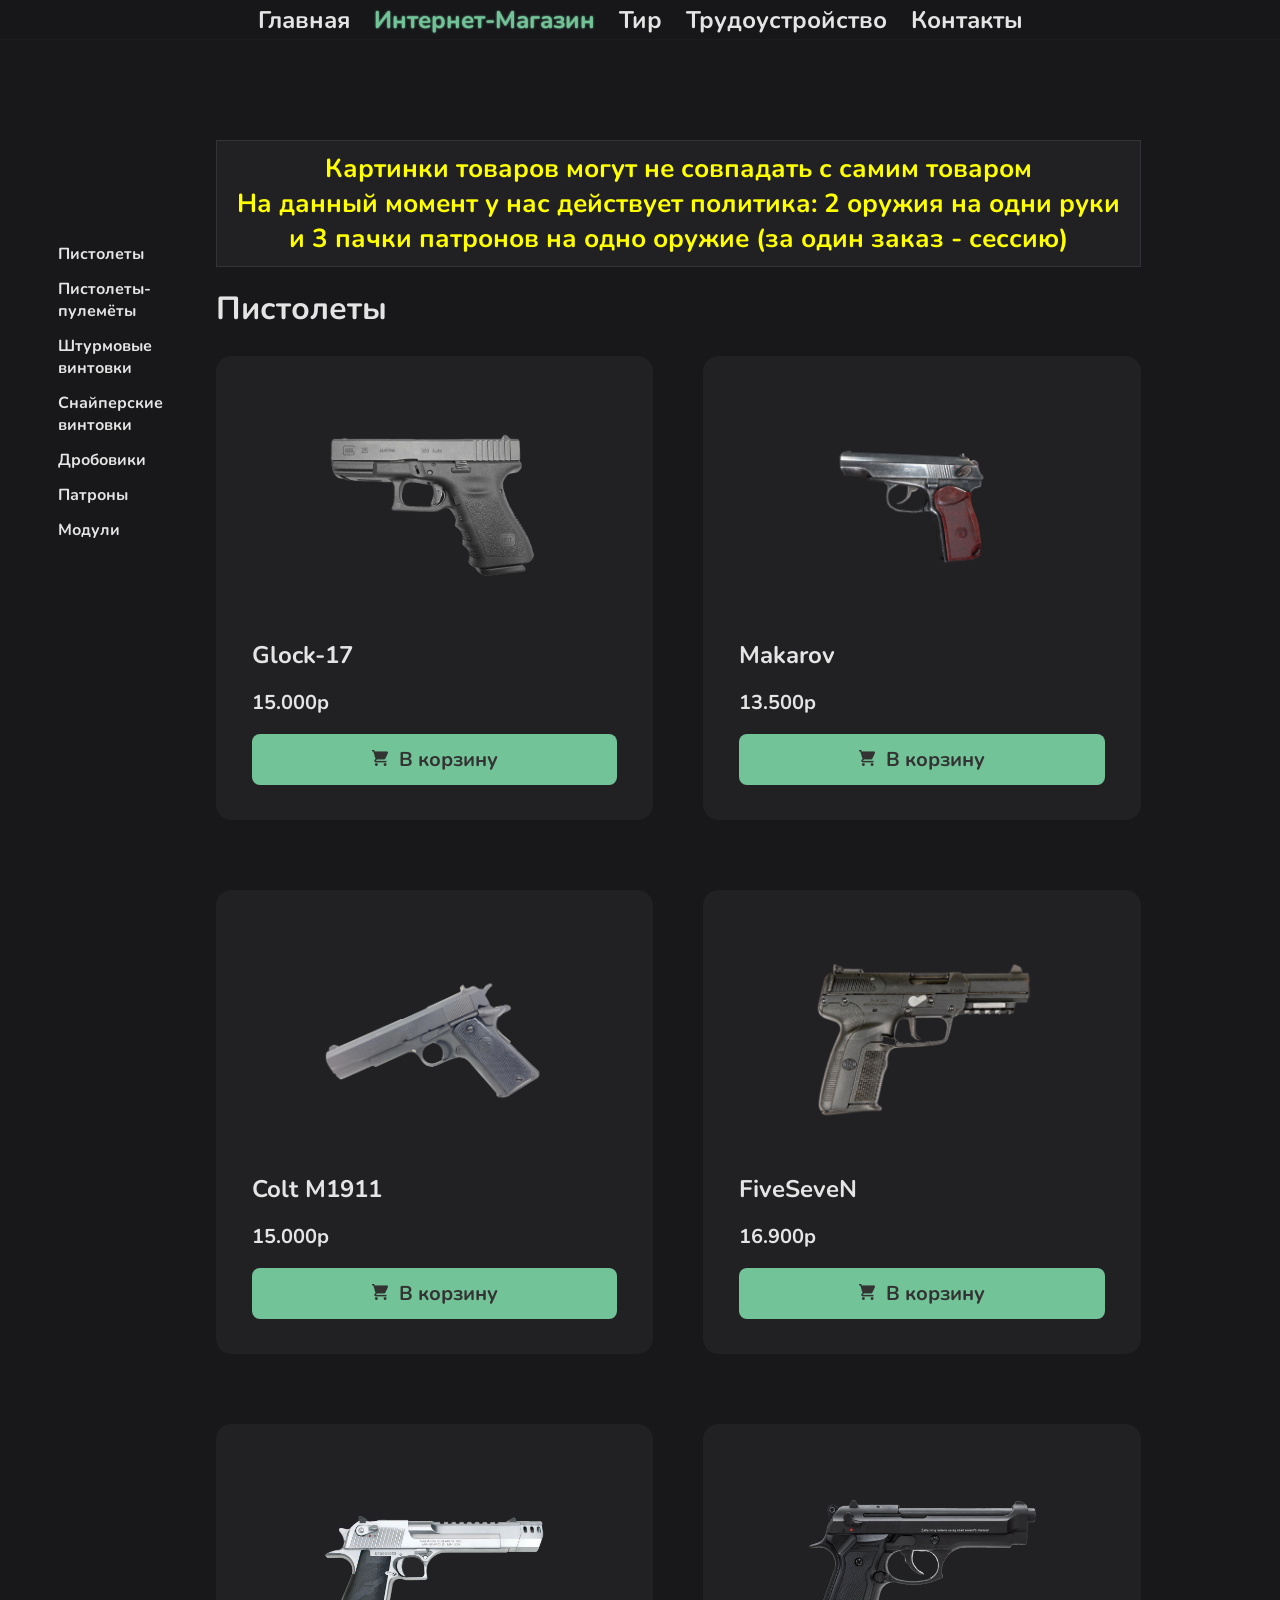
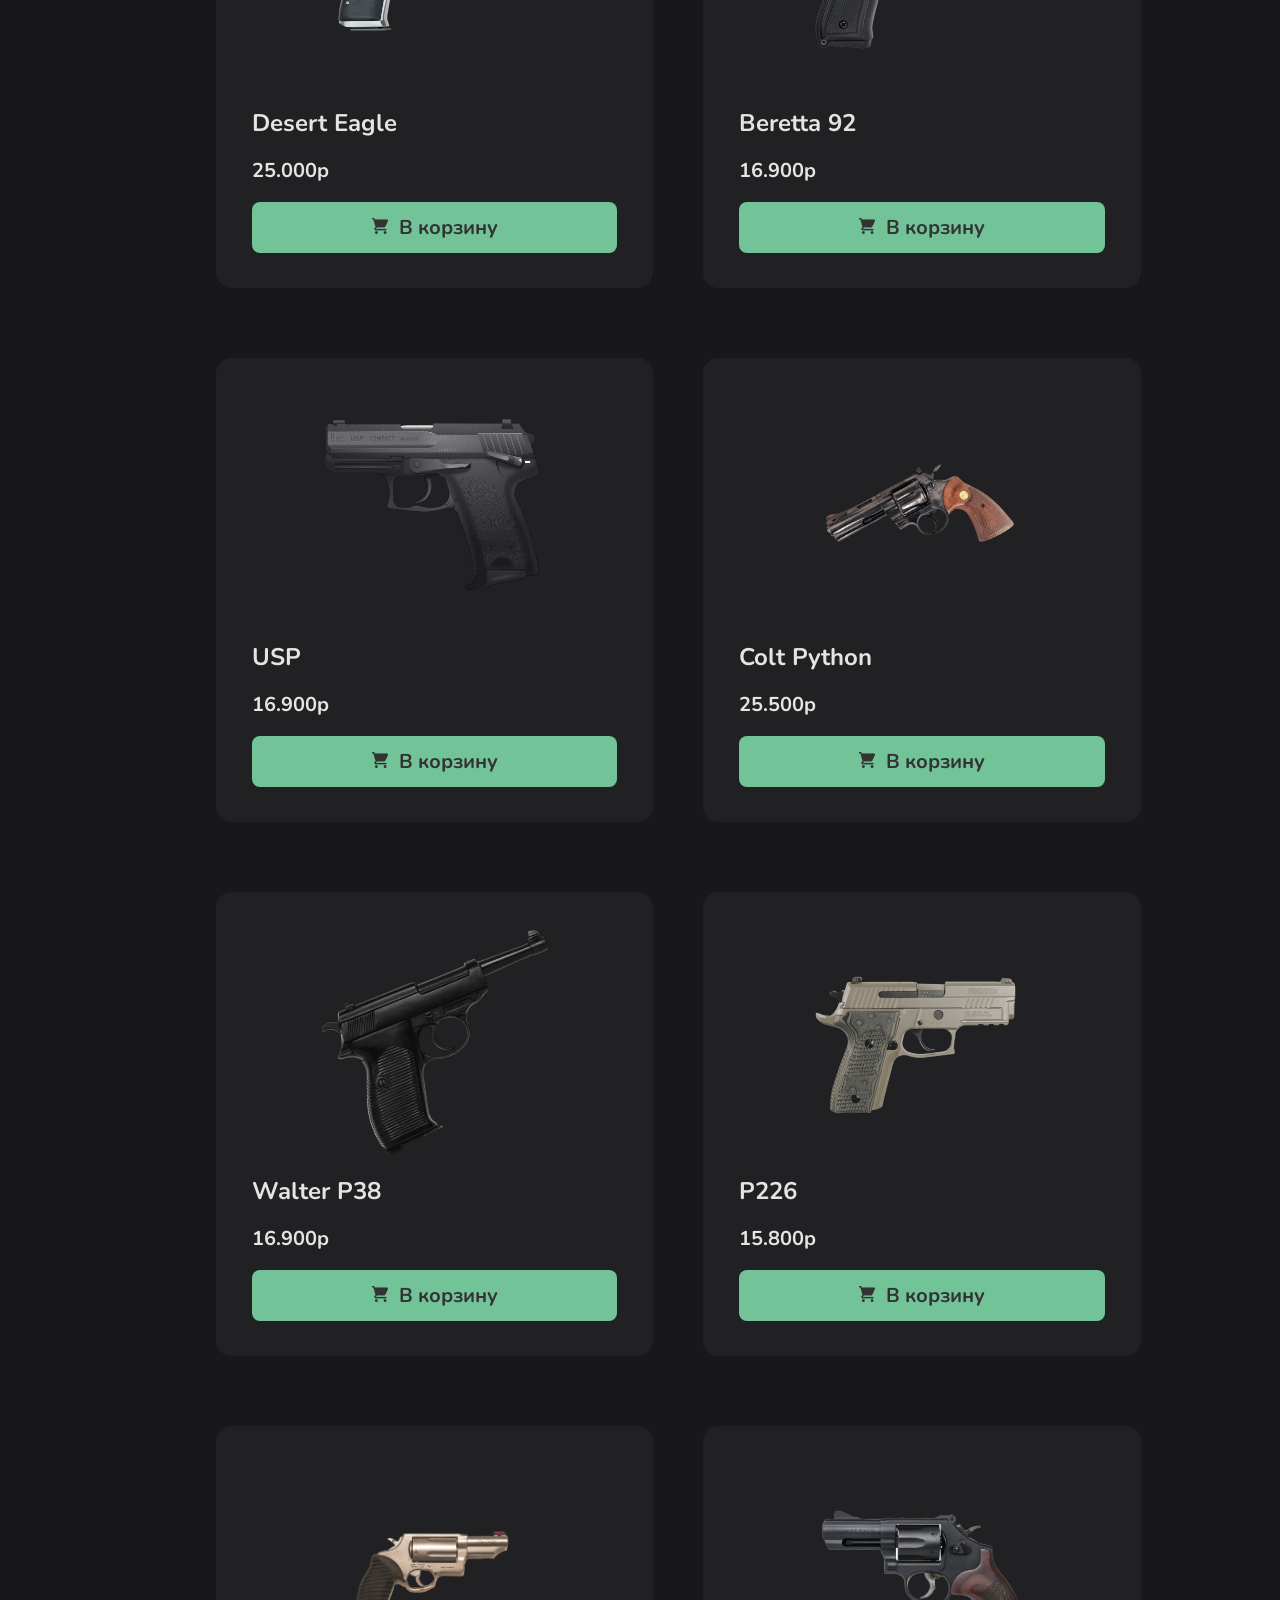
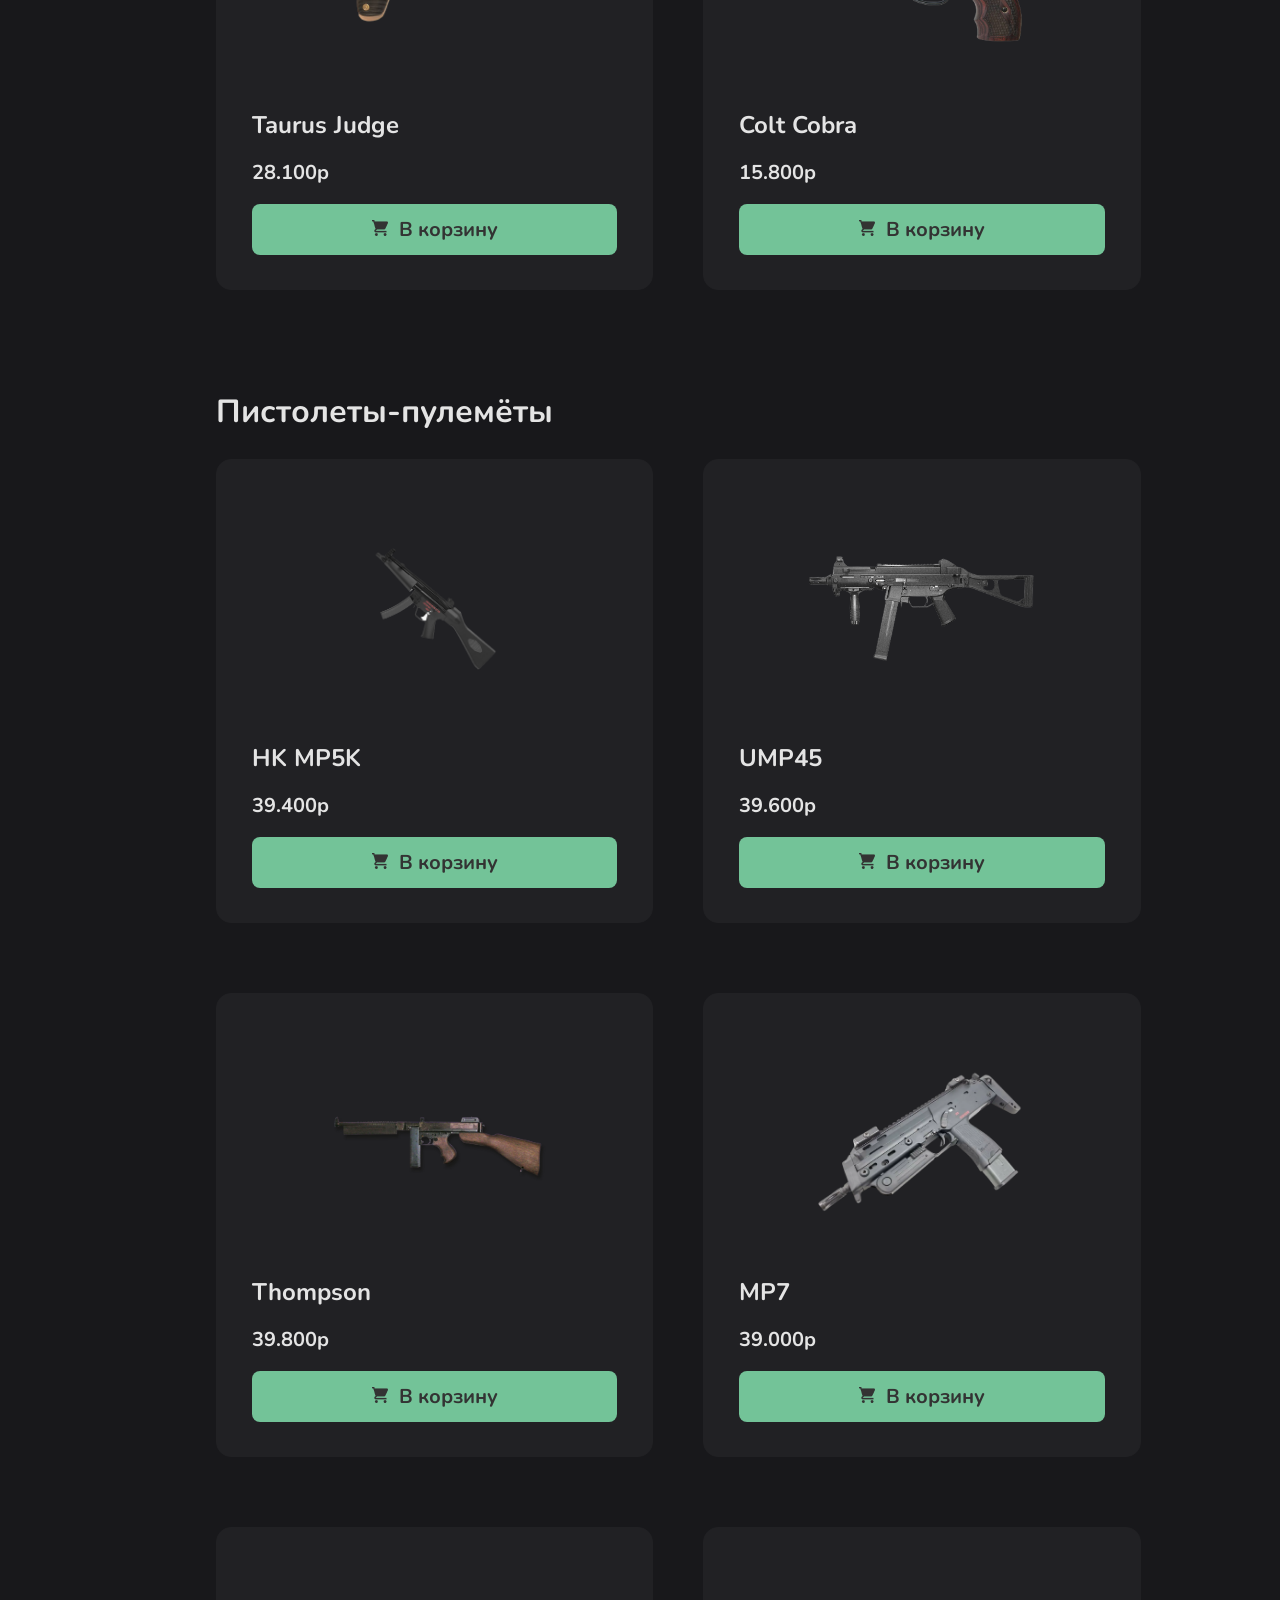
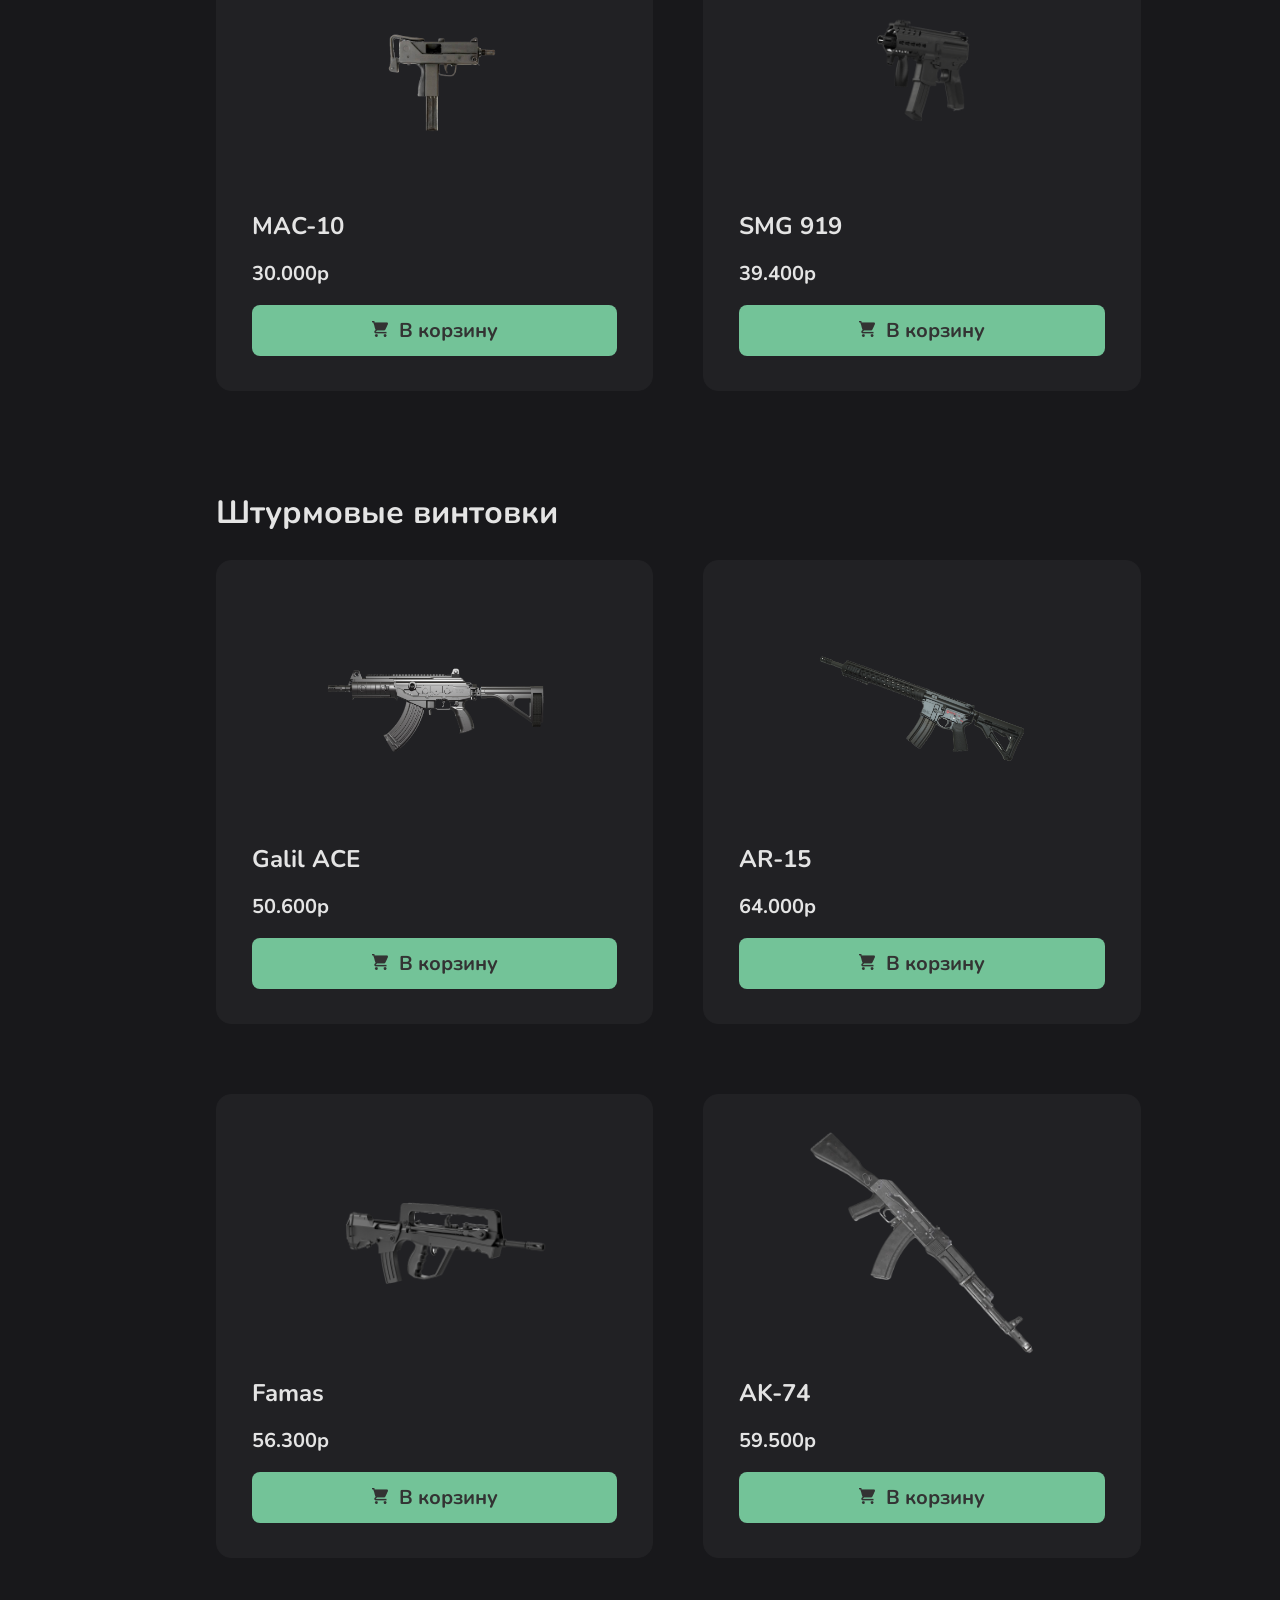
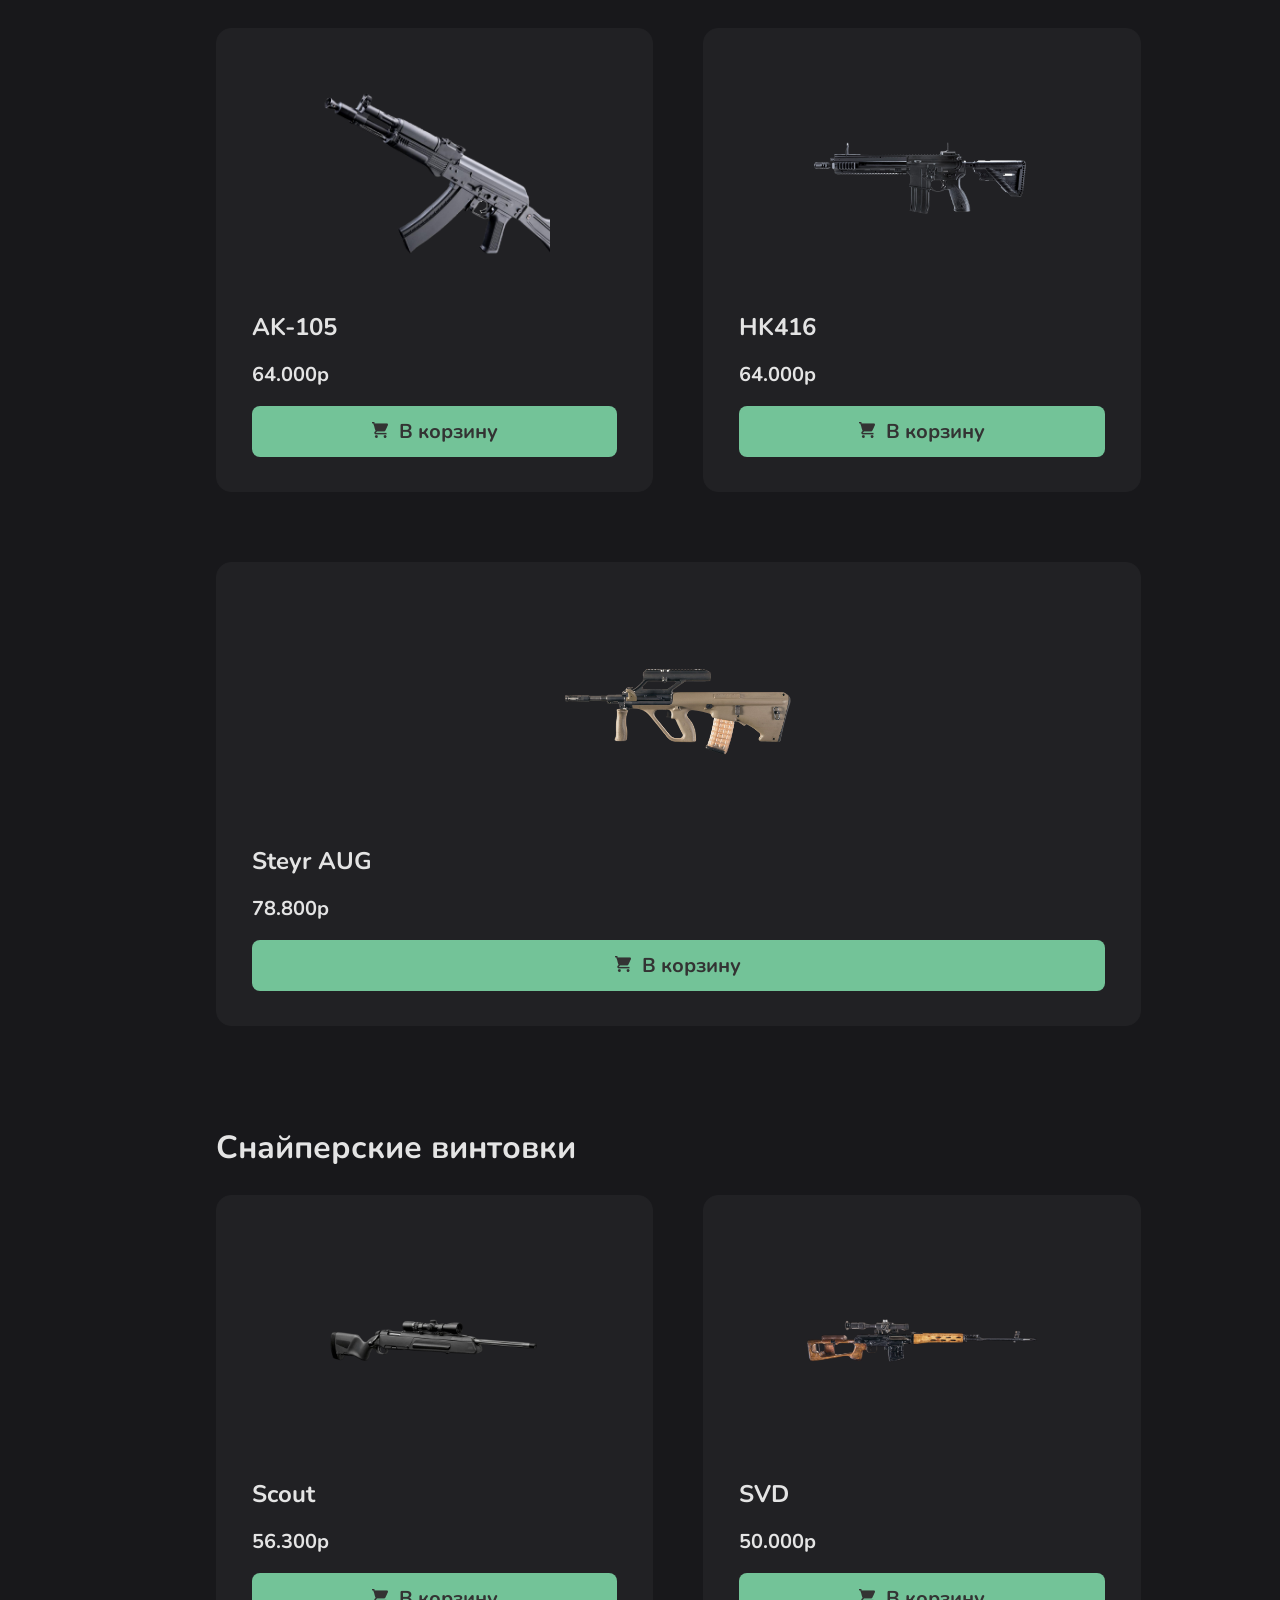
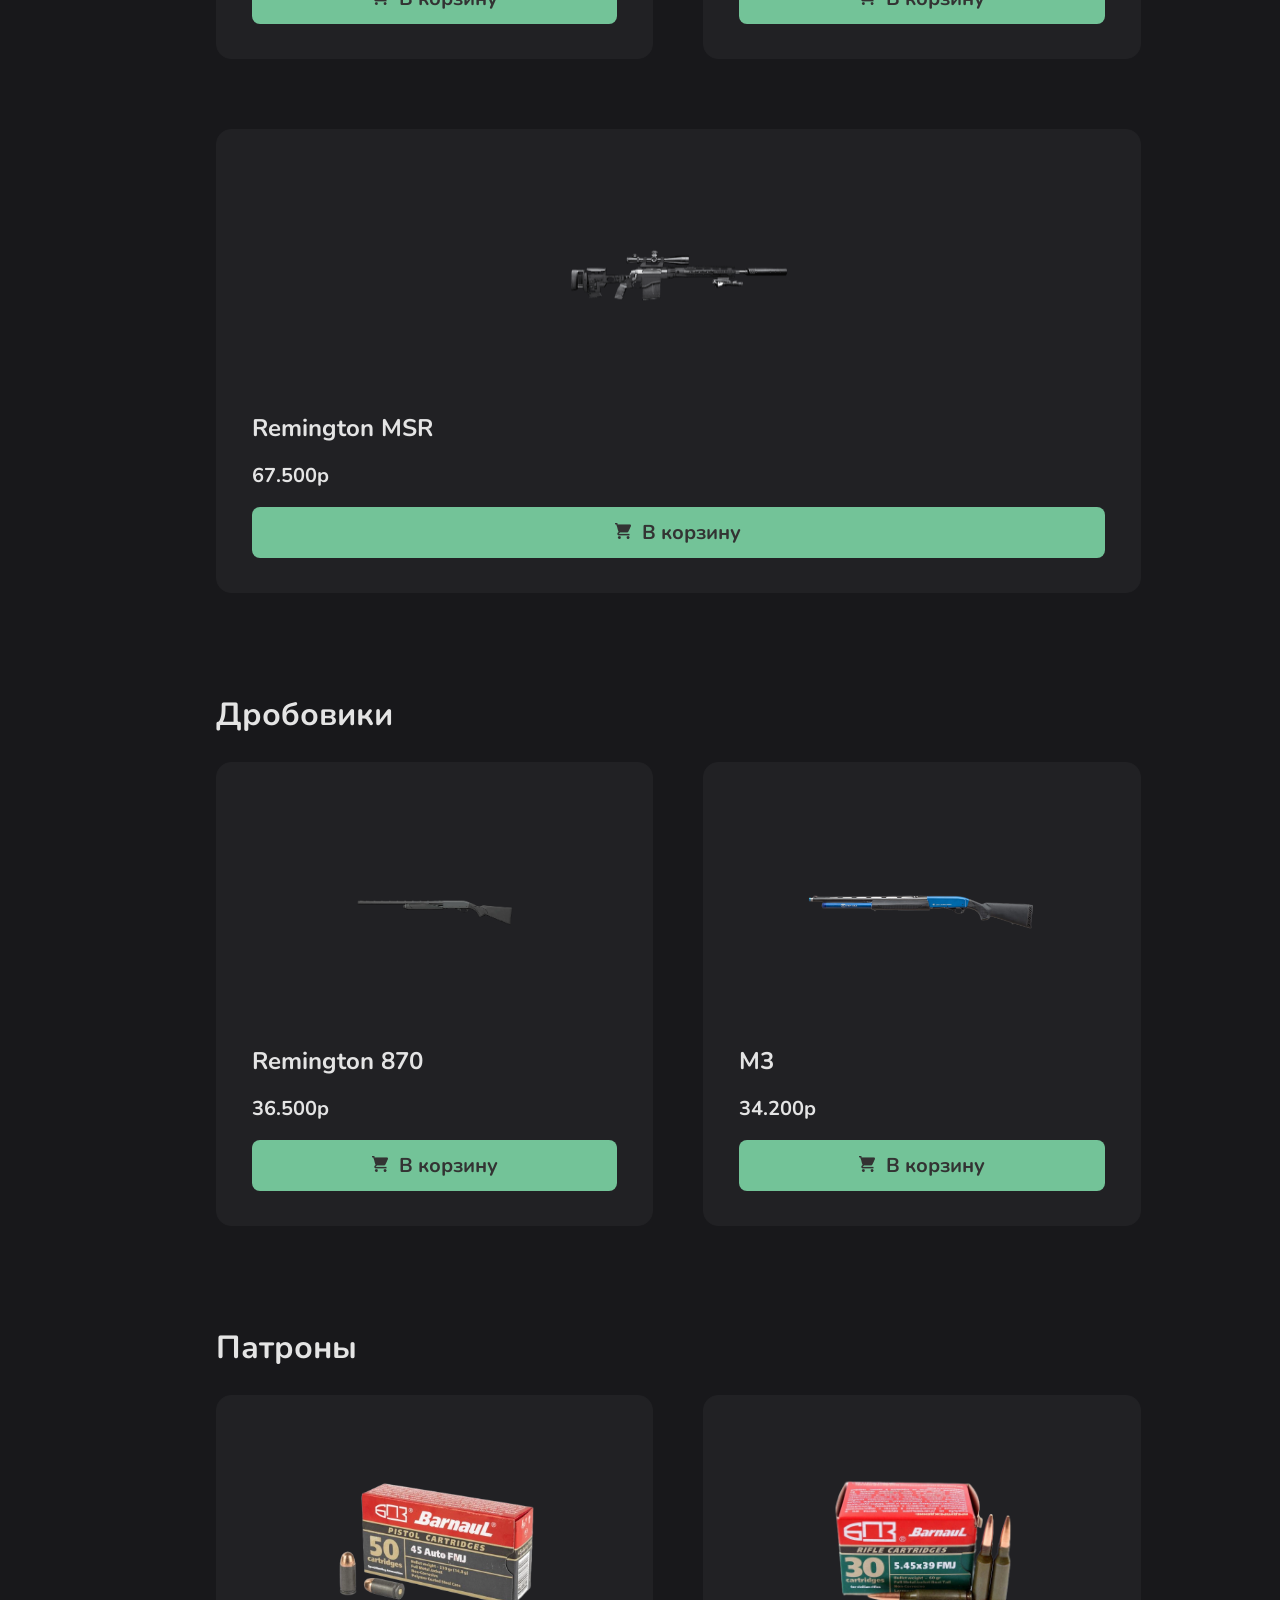
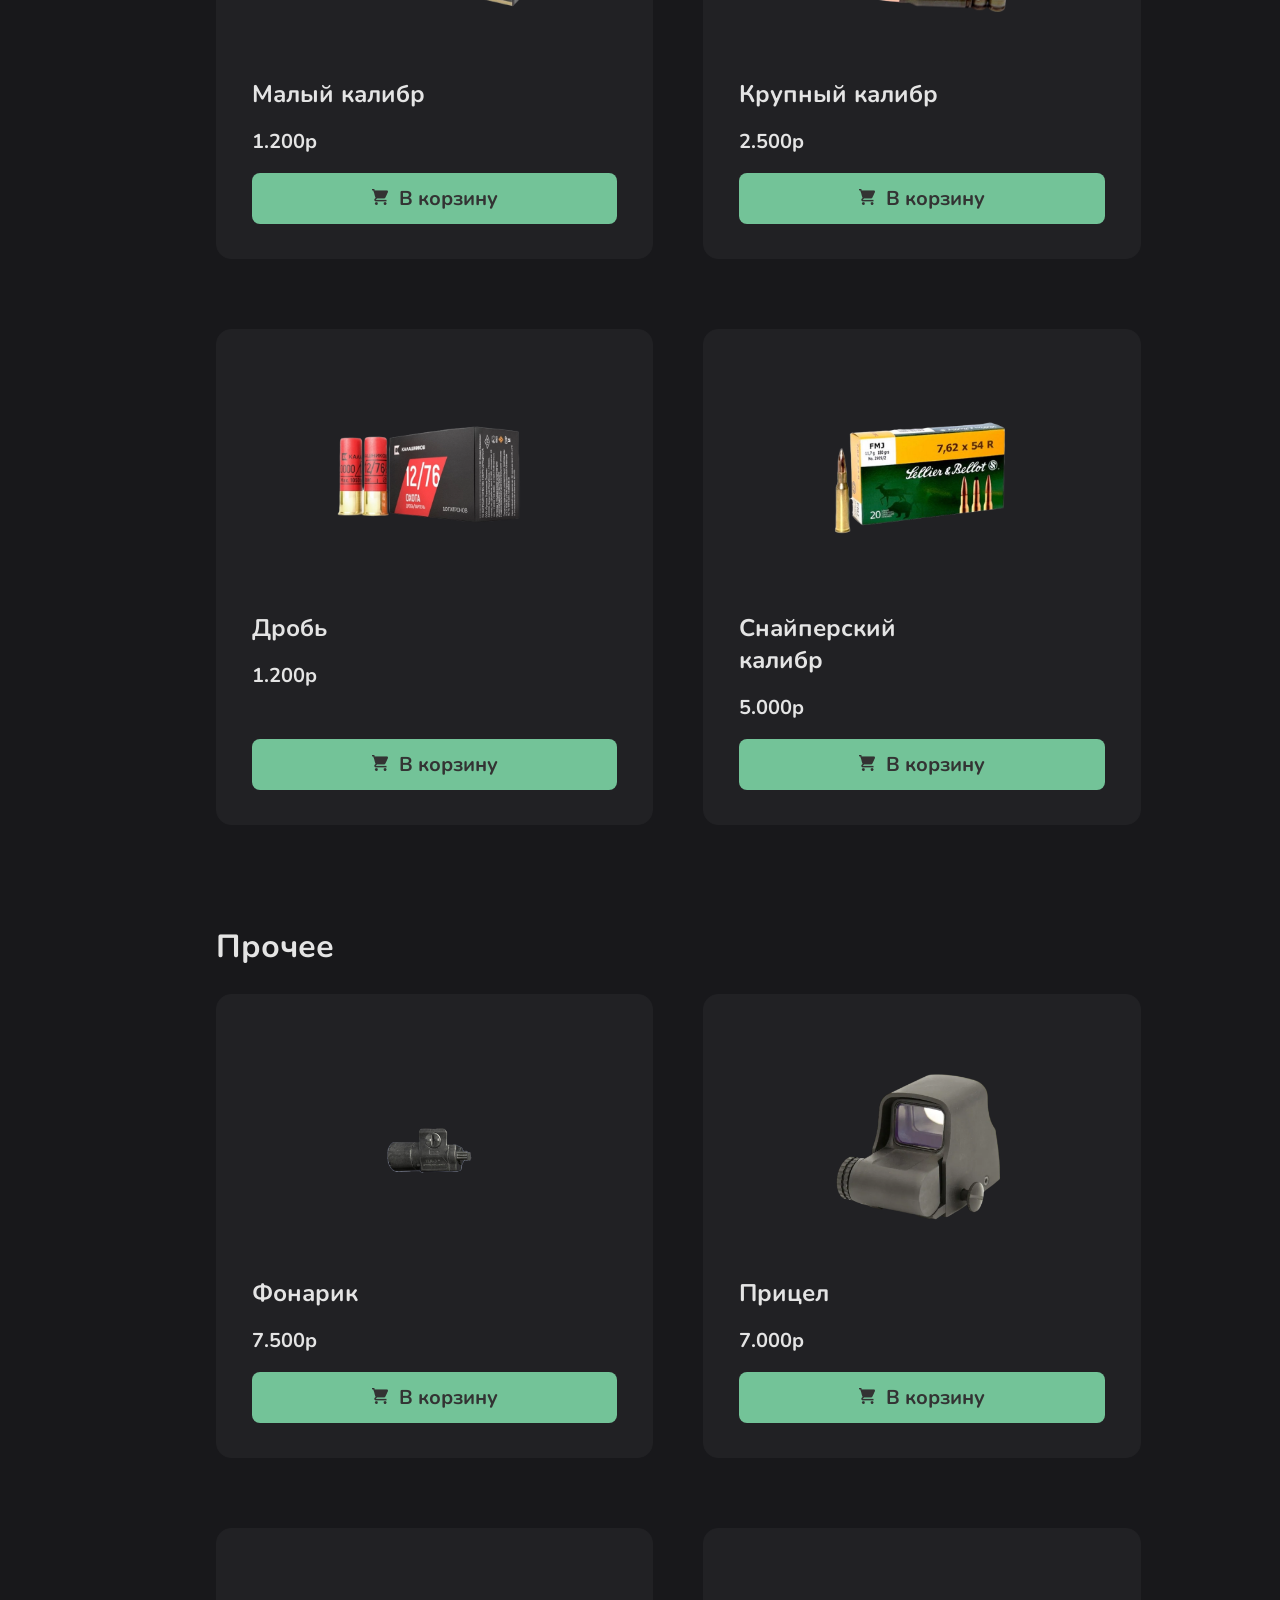
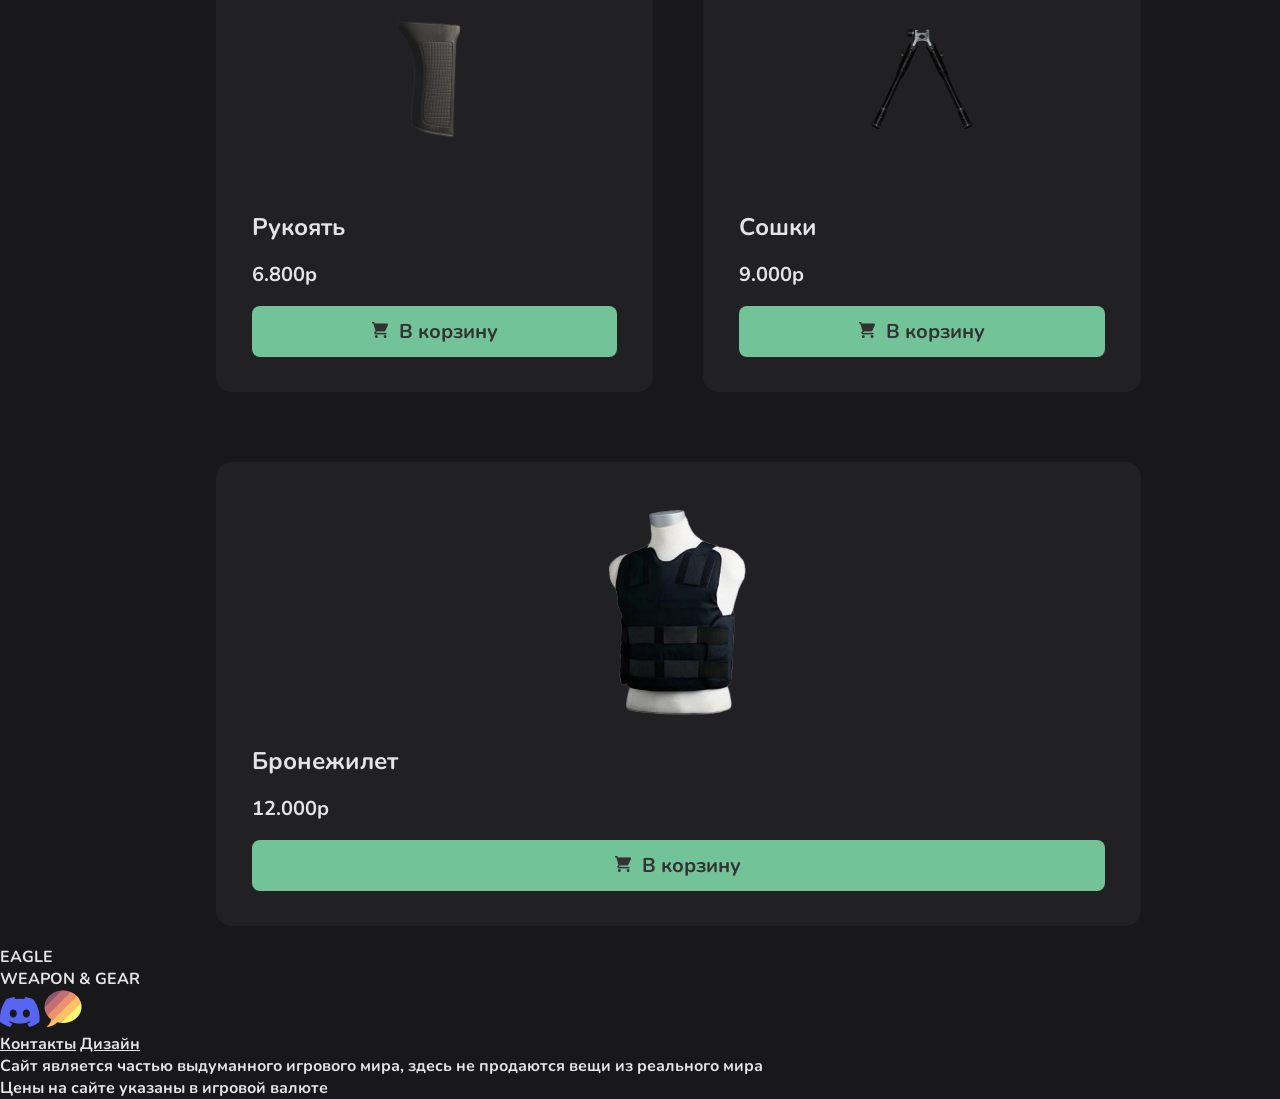
<file: pages/shop.html>
<!DOCTYPE html>
<html lang="en">
<head>
    <meta charset="UTF-8">
    <meta name="viewport" content="width=device-width, initial-scale=1.0">
    <title>Eagle | Магазин</title>
    <link rel="stylesheet" href="../styles/shop_style.css">
    <link rel="stylesheet" href="../styles/modules/header.css">
    <link rel="icon" href="../images/Eagle_icon.png" type="image/x-icon">
    
</head>
<body>
    
    <header class="header">
    <div style="display: flex; justify-content: center; width: 100%;">
        <nav class="navbar">
            <a href="../index.html" class="glow-btn">Главная</a>
            <a href="../pages/shop.html" class="active glow-btn">Интернет-Магазин</a>
            <a href="../pages/shooting_range.html" class="glow-btn">Тир</a>
            <a href="../pages/employment.html" class="glow-btn">Трудоустройство</a>
            <a href="../pages/contacts.html"  class="glow-btn">Контакты</a>
    </div>
</header>

    <div class="burger_wrapper" id="burger_wrapper">
        <div class="burger_menu" id="burger_menu">
            <a href="../index.html" class="active">Главная</a>
            <a href="shop.html">Интернет-Магазин</a>
            <a href="shooting_range.html">Тир</a>
            <a href="employment.html">Трудоустройство</a>
            <a href="contacts.html" >Контакты</a>
        </div>
    </div>

    <div class="wrapper">
        <div class="wrapper-1">
            <aside>
                <div class="move-container">
                    <a href="#pisotls">Пистолеты</a>
                    <a href="#pp">Пистолеты-пулемёты</a>
                    <a href="#rifles">Штурмовые винтовки</a>
                    <a href="#sniper">Снайперские винтовки</a>
                    <a href="#shotgun">Дробовики</a>
                    <a href="#ammo">Патроны</a>
                    <a href="#other">Модули</a>
                </div>
            </aside>



            <main>
               <div class="warning">
                    <span>Картинки товаров могут не совпадать с самим товаром</span>
                    <span>На данный момент у нас действует политика: 2 оружия на одни руки и 3 пачки патронов на одно оружие (за один заказ - сессию)</span>
               </div>

                <div class="category-container">
                    <h2 id="pisotls">Пистолеты</h2>
                    <div class="cards-container">
                        <div class="card lift-up fade-in">
                            <div class="card-img"><img src="../images/shop/glock.png" alt=""></div>
                            <h3>Glock-17</h3>
                            <p>15.000p</p>
                            <button class="add glow-btn" onclick="addToCart('Glock 17', 15000, '../images/shop/glock.png')">
                               <img src="../images/shop/Cart.png" alt="">В корзину
                                </button>
                        </div>
                        <div class="card lift-up fade-in">
                            <div class="card-img"><img src="../images/shop/shopNew/pistols/makarov.png" alt=""></div>
                            <h3>Makarov</h3>
                            <p>13.500p</p>
                            <button class="add glow-btn" onclick="addToCart('Makarov', 13500, '../images/shop/shopNew/pistols/makarov.png')">
                               <img src="../images/shop/Cart.png" alt="">В корзину
                                </button>
                        </div>
                        <div class="card lift-up fade-in">
                            <div class="card-img"><img src="../images/shop/shopNew/pistols/m1911.png" alt=""></div>
                            <h3>Colt M1911</h3>
                            <p>15.000p</p>
                            <button class="add glow-btn" onclick="addToCart('Colt M1911', 15000, '../images/shop/shopNew/pistols/m1911.png')">
                               <img src="../images/shop/Cart.png" alt="">В корзину
                                </button>
                        </div>
                        <div class="card lift-up fade-in">
                            <div class="card-img"><img src="../images/shop/shopNew/pistols/fiveseven.png" alt=""></div>
                            <h3>FiveSeveN</h3>
                            <p>16.900p</p>
                            <button class="add glow-btn" onclick="addToCart('FiveSeveN', 16900, '../images/shop/shopNew/pistols/fiveseven.png')">
                               <img src="../images/shop/Cart.png" alt="">В корзину
                                </button>
                        </div>
                        <div class="card lift-up fade-in">
                            <div class="card-img"><img src="../images/shop/shopNew/pistols/deagle.png" alt=""></div>
                            <h3>Desert Eagle</h3>
                            <p>25.000p</p>
                            <button class="add glow-btn" onclick="addToCart('Deagle', 25000, '../images/shop/shopNew/pistols/deagle.png')">
                               <img src="../images/shop/Cart.png" alt="">В корзину
                                </button>
                        </div>
                        <div class="card lift-up fade-in">
                            <div class="card-img"><img src="../images/shop/shopNew/pistols/beretta92.png" alt=""></div>
                            <h3>Beretta 92</h3>
                            <p>16.900p</p>
                            <button class="add glow-btn" onclick="addToCart('Beretta 92', 16900, '../images/shop/shopNew/pistols/beretta92.png')">
                               <img src="../images/shop/Cart.png" alt="">В корзину
                                </button>
                        </div>        
                        <div class="card lift-up fade-in">
                            <div class="card-img"><img src="../images/shop/shopNew/pistols/usp.png" alt=""></div>
                            <h3>USP</h3>
                            <p>16.900p</p>
                            <button class="add glow-btn" onclick="addToCart('USP', 16900, '../images/shop/shopNew/pistols/usp.png')">
                               <img src="../images/shop/Cart.png" alt="">В корзину
                                </button>
                        </div>
                        <div class="card lift-up fade-in">
                            <div class="card-img"><img src="../images/shop/shopNew/pistols/coltpython.png" alt=""></div>
                            <h3>Colt Python</h3>
                            <p>25.500p</p>
                            <button class="add glow-btn" onclick="addToCart('Colt Python', 25500, '../images/shop/shopNew/pistols/coltpython.png')">
                               <img src="../images/shop/Cart.png" alt="">В корзину
                                </button>
                        </div>
                        <div class="card lift-up fade-in">
                            <div class="card-img"><img src="../images/shop/shopNew/pistols/walter.png" alt=""></div>
                            <h3>Walter P38</h3>
                            <p>16.900p</p>
                            <button class="add glow-btn" onclick="addToCart('Walter P38', 16900, '../images/shop/shopNew/pistols/walter.png')">
                               <img src="../images/shop/Cart.png" alt="">В корзину
                                </button>
                        </div>
                        <div class="card lift-up fade-in">
                            <div class="card-img"><img src="../images/shop/shopNew/pistols/p226.png" alt=""></div>
                            <h3>P226</h3>
                            <p>15.800p</p>
                            <button class="add glow-btn" onclick="addToCart('P226', 15800, '../images/shop/shopNew/pistols/p226.png')">
                               <img src="../images/shop/Cart.png" alt="">В корзину
                                </button>
                        </div>
                        <div class="card lift-up fade-in">
                            <div class="card-img"><img src="../images/shop/shopNew/pistols/taurusjudge.png" alt=""></div>
                            <h3>Taurus Judge</h3>
                            <p>28.100p</p>
                            <button class="add glow-btn" onclick="addToCart('Taurus Judge', 28100, '../images/shop/shopNew/pistols/taurusjudge.png')">
                               <img src="../images/shop/Cart.png" alt="">В корзину
                                </button>
                        </div>
                         <div class="card lift-up fade-in">
                            <div class="card-img"><img src="../images/shop/revolver.png" alt=""></div>
                            <h3>Colt Cobra</h3>
                            <p>15.800p</p>
                            <button class="add glow-btn" onclick="addToCart('Colt Cobra', 15800, '../images/shop/revolver.png')">
                               <img src="../images/shop/Cart.png" alt="">В корзину
                                </button>       
                        </div>
                    </div>
                </div>

                <div class="category-container">
                    <h2 id="pp">Пистолеты-пулемёты</h2>
                    <div class="cards-container">
                        <div class="card lift-up fade-in">
                            <div class="card-img"><img src="../images/shop/shopNew/pp/mp5.png" alt=""></div>
                            <h3>HK MP5K</h3>
                            <p>39.400p</p>
                            <button class="add glow-btn" onclick="addToCart('HK MP5K', 39400, '../images/shop/shopNew/pp/mp5.png')">
                               <img src="../images/shop/Cart.png" alt="">В корзину
                                </button>
                        </div>
                        <div class="card lift-up fade-in">
                            <div class="card-img"><img src="../images/shop/ump.png" alt=""></div>
                            <h3>UMP45</h3>
                            <p>39.600p</p>
                            <button class="add glow-btn" onclick="addToCart('UMP45', 39600, '../images/shop/ump.png')">
                               <img src="../images/shop/Cart.png" alt="">В корзину
                                </button>
                        </div>        
                            <div class="card lift-up fade-in">
                            <div class="card-img"><img src="../images/shop/shopNew/pp/thompson.png" alt=""></div>
                            <h3>Thompson</h3>
                            <p>39.800p</p>
                            <button class="add glow-btn" onclick="addToCart('Thompson', 39800, '../images/shop/shopNew/pp/thompson.png')">
                               <img src="../images/shop/Cart.png" alt="">В корзину
                                </button>
                        </div>
                                                <div class="card lift-up fade-in">
                            <div class="card-img"><img src="../images/shop/shopNew/pp/mp7.png" alt=""></div>
                            <h3>MP7</h3>
                            <p>39.000p</p>
                            <button class="add glow-btn" onclick="addToCart('MP7', 39000, '../images/shop/shopNew/pp/mp7.png')">
                               <img src="../images/shop/Cart.png" alt="">В корзину
                                </button>
                        </div>
                                                <div class="card lift-up fade-in">
                            <div class="card-img"><img src="../images/shop/shopNew/pp/mac10.png" alt=""></div>
                            <h3>MAC-10</h3>
                            <p>30.000p</p>
                            <button class="add glow-btn" onclick="addToCart('MAC-10', 30000, '../images/shop/shopNew/pp/mac10.png')">
                               <img src="../images/shop/Cart.png" alt="">В корзину
                                </button>
                        </div>
                                                <div class="card lift-up fade-in">
                            <div class="card-img"><img src="../images/shop/shopNew/pp/smg919.png" alt=""></div>
                            <h3>SMG 919</h3>
                            <p>39.400p</p>
                            <button class="add glow-btn" onclick="addToCart('SMG 919', 39400, '../images/shop/shopNew/pp/smg919.png')">
                               <img src="../images/shop/Cart.png" alt="">В корзину
                               </button>
                        </div>
                    </div>
                </div>

                <div class="category-container">
                    <h2 id="rifles">Штурмовые винтовки</h2>
                    <div class="cards-container">
                        <div class="card lift-up fade-in">
                            <div class="card-img"><img src="../images/shop/shopNew/avtomati/galil.png" alt=""></div>
                            <h3>Galil ACE</h3>
                            <p>50.600p</p>
                            <button class="add glow-btn" onclick="addToCart('Galil ACE', 50600, '../images/shop/shopNew/avtomati/galil.png')">
                               <img src="../images/shop/Cart.png" alt="">В корзину
                                </button>
                        </div>
                        <div class="card lift-up fade-in">
                            <div class="card-img"><img src="../images/shop/shopNew/avtomati/ar15.png" alt=""></div>
                            <h3>AR-15</h3>
                            <p>64.000p</p>
                            <button class="add glow-btn" onclick="addToCart('AR-15', 64000, '../images/shop/shopNew/avtomati/ar15.png')">
                               <img src="../images/shop/Cart.png" alt="">В корзину
                                </button>
                        </div>
                        <div class="card lift-up fade-in">
                            <div class="card-img"><img src="../images/shop/shopNew/avtomati/famas.png" alt=""></div>
                            <h3>Famas</h3>
                            <p>56.300p</p>
                            <button class="add glow-btn" onclick="addToCart('Famas', 56300, '../images/shop/shopNew/avtomati/famas.png')">
                               <img src="../images/shop/Cart.png" alt="">В корзину
                                </button>
                        </div>
                        <div class="card lift-up fade-in">
                            <div class="card-img"><img src="../images/shop/shopNew/avtomati/ak74.png" alt=""></div>
                            <h3>AK-74</h3>
                            <p>59.500p</p>
                            <button class="add glow-btn" onclick="addToCart('AK-74', 59500, '../images/shop/shopNew/avtomati/ak74.png')">
                               <img src="../images/shop/Cart.png" alt="">В корзину
                                </button>
                            </div>
                            <div class="card lift-up fade-in">
                            <div class="card-img"><img src="../images/shop/shopNew/avtomati/ak105.png" alt=""></div>
                            <h3>AK-105</h3>
                            <p>64.000p</p>
                            <button class="add glow-btn" onclick="addToCart('AK-105', 64000, '../images/shop/shopNew/avtomati/ak105.png')">
                               <img src="../images/shop/Cart.png" alt="">В корзину
                                </button>
                        </div>
                                                <div class="card lift-up fade-in">
                            <div class="card-img"><img src="../images/shop/shopNew/avtomati/hk416.png" alt=""></div>
                            <h3>HK416</h3>
                            <p>64.000p</p>
                            <button class="add glow-btn" onclick="addToCart('HK416', 64000, '../images/shop/shopNew/avtomati/hk416.png')">
                               <img src="../images/shop/Cart.png" alt="">В корзину
                                </button>
                        </div>
                                                <div class="card lift-up fade-in">
                            <div class="card-img"><img src="../images/shop/shopNew/avtomati/aug.png" alt=""></div>
                            <h3>Steyr AUG</h3>
                            <p>78.800p</p>
                            <button class="add glow-btn" onclick="addToCart('Steyr AUG', 78800, '../images/shop/shopNew/avtomati/aug.png')">
                               <img src="../images/shop/Cart.png" alt="">В корзину
                                </button>
                        </div>
                    </div>
                </div>

                <div class="category-container">
                    <h2 id="sniper">Снайперские винтовки</h2>
                    <div class="cards-container">
                        <div class="card lift-up fade-in">
                            <div class="card-img"><img src="../images/shop/shopNew/sniperki/scout.png" alt=""></div>
                            <h3>Scout</h3>
                            <p>56.300p</p>
                            <button class="add glow-btn" onclick="addToCart('Scout', 56300, '../images/shop/shopNew/sniperki/scout.png')">
                               <img src="../images/shop/Cart.png" alt="">В корзину
                                </button>
                            </div>
                            <div class="card lift-up fade-in">
                            <div class="card-img"><img src="../images/shop/shopNew/sniperki/svd.png" alt=""></div>
                            <h3>SVD</h3>
                            <p>50.000p</p>
                            <button class="add glow-btn" onclick="addToCart('SVD', 50000, '../images/shop/shopNew/sniperki/svd.png')">
                               <img src="../images/shop/Cart.png" alt="">В корзину
                                </button>
                        </div>
                            <div class="card lift-up fade-in">
                            <div class="card-img"><img src="../images/shop/shopNew/sniperki/remingtonmsr.png" alt=""></div>
                            <h3>Remington MSR</h3>
                            <p>67.500p</p>
                            <button class="add glow-btn" onclick="addToCart('Remington MSR', 67500, '../images/shop/shopNew/sniperki/remingtonmsr.png')">
                               <img src="../images/shop/Cart.png" alt="">В корзину
                                </button>
                        </div>
                    </div>
                </div>

                <div class="category-container">
                    <h2 id="shotgun">Дробовики</h2>
                    <div class="cards-container">
                        <div class="card lift-up fade-in">
                            <div class="card-img"><img src="../images/shop/shopNew/droboduk/remington870.png" alt=""></div>
                            <h3>Remington 870</h3>
                            <p>36.500p</p>
                            <button class="add glow-btn" onclick="addToCart('Remington 870', 36500, '../images/shop/shopNew/droboduk/remington870.png')">
                               <img src="../images/shop/Cart.png" alt="">В корзину
                                </button>
                            </div>
                             <div class="card lift-up fade-in">
                            <div class="card-img"><img src="../images/shop/slp.png" alt=""></div>
                            <h3>M3</h3>
                            <p>34.200p</p>
                            <button class="add glow-btn" onclick="addToCart('M3', 34200, '../images/shop/slp.png')">
                               <img src="../images/shop/Cart.png" alt="">В корзину
                                </button>
                        </div>
                    </div>
                </div>

                <div class="category-container">
                    <h2 id="ammo">Патроны</h2>
                    <div class="cards-container">
                        <div class="card lift-up fade-in">
                            <div class="card-img"><img src="../images/shop/mal.png" alt=""></div>
                            <h3>Малый калибр</h3>
                            <p>1.200p</p>
                            <button class="add glow-btn" onclick="addToCart('Малый калибр', 1200, '../images/shop/mal.png', 6)">
                               <img src="../images/shop/Cart.png" alt="">В корзину
                                </button>
                        </div>
                        <div class="card lift-up fade-in">
                            <div class="card-img"><img src="../images/shop/krup.png" alt=""></div>
                            <h3>Крупный калибр</h3>
                            <p>2.500p</p>
                            <button class="add glow-btn" onclick="addToCart('Крупный калибр', 2500, '../images/shop/krup.png', 6)">
                               <img src="../images/shop/Cart.png" alt="">В корзину
                                </button>
                        </div>
                        <div class="card lift-up fade-in">
                            <div class="card-img"><img src="../images/shop/drob.png" alt=""></div>
                            <h3>Дробь</h3>
                            <p>1.200p</p>
                            <button class="add glow-btn" onclick="addToCart('Дробь', 1200, '../images/shop/drob.png', 6)">
                               <img src="../images/shop/Cart.png" alt="">В корзину
                                </button>
                        </div>
                        <div class="card lift-up fade-in">
                            <div class="card-img"><img src="../images/shop/snipe.png" alt=""></div>
                            <h3>Снайперский калибр</h3>
                            <p>5.000p</p>
                            <button class="add glow-btn" onclick="addToCart('Снайперский калибр', 5000, '../images/shop/snipe.png', 6)">
                               <img src="../images/shop/Cart.png" alt="">В корзину
                                </button>
                        </div>
                    </div>
                </div>

                <div class="category-container">
                    <h2 id="other">Прочее</h2>
                    <div class="cards-container">
                        <div class="card lift-up fade-in">
                            <div class="card-img"><img src="../images/shop/shopNew/moduli/flashlight.png" alt=""></div>
                            <h3>Фонарик</h3>
                            <p>7.500p</p>
                            <button class="add glow-btn" onclick="addToCart('Фонарик', 7500, '../images/shop/shopNew/moduli/flashlight.png', 5)">
                               <img src="../images/shop/Cart.png" alt="">В корзину
                                </button>
                        </div>
                        <div class="card lift-up fade-in">
                            <div class="card-img"><img src="../images/shop/shopNew/moduli/holoscope.png" alt=""></div>
                            <h3>Прицел</h3>
                            <p>7.000p</p>
                            <button class="add glow-btn" onclick="addToCart('Прицел', 7000, '../images/shop/shopNew/moduli/holoscope.png', 5)">
                               <img src="../images/shop/Cart.png" alt="">В корзину
                                </button>
                                </div>
                            <div class="card lift-up fade-in">
                            <div class="card-img"><img src="../images/shop/shopNew/moduli/grip.png" alt=""></div>
                            <h3>Рукоять</h3>
                            <p>6.800p</p>
                            <button class="add glow-btn" onclick="addToCart('Рукоять', 6800, '../images/shop/shopNew/moduli/grip.png', 5)">
                               <img src="../images/shop/Cart.png" alt="">В корзину
                                </button>
                        </div>
                            <div class="card lift-up fade-in">
                            <div class="card-img"><img src="../images/shop/shopNew/moduli/bipods.png" alt=""></div>
                            <h3>Сошки</h3>
                            <p>9.000p</p>
                            <button class="add glow-btn" onclick="addToCart('Сошки', 9000, '../images/shop/shopNew/moduli/bipods.png', 5)">
                               <img src="../images/shop/Cart.png" alt="">В корзину
                                </button>
                        </div>
                         <div class="card lift-up fade-in">
                            <div class="card-img"><img src="../images/shop/bron.png" alt=""></div>
                            <h3>Бронежилет</h3>
                            <p>12.000p</p>
                            <button class="add glow-btn" onclick="addToCart('Бронежилет', 12000, '../images/shop/bron.png', 3)">
                               <img src="../images/shop/Cart.png" alt="">В корзину
                                </button>
                        </div>
                    </div>
                </div>
            </main>

            <div class="void-3"></div>
        </div>
    </div>
        <footer> <!--FIXME: исправить лого-->
        <div class="links">
            <div class="eagle">
                <div class="name">
                    <div class="eagle-name"><p>EAGLE</p></div>
                    <div class="eagle-slogan"><p>WEAPON & GEAR</p></div>
                </div>
            </div>
            <div class="media">
                <a href="https://discord.com/invite/KjWaKpW5gW" id="d"><img src="../images/discrod.png" alt=""></a>
                <a href="https://forum.octothorp.team/topic/67/eagle-оружейный-магазин" id="f"><img src="../images/forum.png" alt=""></a>
            </div>
        </div>
        <div class="contacts-media">
            <a href="../pages/contacts.html">Контакты</a>
            <a href="../pages/design.html">Дизайн</a>
        </div>
        <div class="spoiler">
            <p>Сайт является частью выдуманного игрового мира, здесь не продаются вещи из реального мира</p>
            <p>Цены на сайте указаны в игровой валюте</p>
        </div>      
    </footer>
    <script src="../js/header.js"></script>
    <script src="../js/config.js"></script>
    <script src="../js/cartmain.js"></script>
    


<div id="cartSidebar" class="cart-sidebar fade-in">
    <div class="cart-header">
        <h3>Корзина <span class="cart-count-badge">0</span></h3>
    </div>
    <div class="cart-items-sidebar">
       
    </div>
    <div class="discord-input-section">
        <label for="discordUsername" class="discord-label">Ваш Дискорд</label>
        <input 
            type="text" 
            id="discordUsername" 
            class="discord-input" 
            placeholder="Дискорд юзернейм " 
            pattern="^[a-zA-Z0-9_]{2,32}(#[0-9]{4})?$"
            required
    </div>
    <div class="cart-footer">
        <div class="cart-total-sidebar">
            <span class="total-label">Итого:</span>
            <span class="total-amount">0 руб.</span>
        </div>
        <button class="checkout-btn-sidebar pulse-slow" disabled>Отправить заказ</button>
    </div>
</div>

</body>

</html>
</file>
<file: index_style.css>
@import url('https://fonts.googleapis.com/css2?family=Nunito:wght@200;300;400;500;700;900&family=Rubik:wght@300;400;500;700;900&display=swap');


* {
    color: #E4E4E4;
    font-size: 16px;
    font-weight: 700;
    font-family: 'Nunito', sans-serif;
    margin: 0;
    box-sizing: border-box;
}

body {
    background-color: #18181B;
}

body::-webkit-scrollbar {
    width: 15px; /* Ширина всего элемента навигации */
}
  
body::-webkit-scrollbar-track {
    background: #18181B; /* Цвет дорожки */
}
  
body::-webkit-scrollbar-thumb {
    background-color: #212124; /* Цвет бегунка */
    border-radius: 20px; /* Округление бегунка */
    border: 3px solid #333338; /* Оформление границ бегунка */
}















.layout {
    display: flex;
    flex-direction: column;
    height: 100vh;
}

.wrapper {
    flex-grow: 1;
}

header {
    flex-shrink: 0;
}

footer {
    flex-shrink: 0;
}





/* -------------------- main -------------------- */

.wrapper {
    max-width: 1820px;
    display: flex;
    flex-direction: column;
    margin: 0 auto;
}

.main-block {
    max-height: 600px;
    width: 100%;
    margin-bottom: 90px;
    user-select: none;
}

.main-img {
    max-height: 600px;
    z-index: -100;
}

.main-img img {
    max-height: 600px;
    width: 100%;
}

.img-text {
    margin: -230px 0 0 20px;
}

.img-text h1 {
    color: #E4E4E4;
    font-size: 64px;
}

@media (max-width:1600px ) {
    .img-text h1 {
        font-size: 50px;
    }
    .img-text {
        margin: -180px 0 0 20px;
    }
}

@media (max-width:1250px ) {
    .img-text h1 {
        font-size: 40px;
    }
    .img-text {
        margin: -160px 0 0 20px;
    }
}

.img-text h1#akcent {
    color: #73C398;
}

.img-buttons {
    margin-bottom: 7px;
    gap: 20px;
    display: flex;
}

.img-buttons a{
    color: #E4E4E4;
    text-decoration: none;
    border: solid 1px #E4E4E4;
    padding: 9px 20px;
    border-radius: 50px;
    font-size: 20px;
    font-weight: 900;
    transition: .5s;
}

.img-buttons a:hover{
    background-color: #E4E4E4;
    color: #18181B;
    transition: .5s;
}



.main-aside-block {
    background-color: #212124;
    height: 344px;
    width: 233px;
    margin-top: auto;
    display: flex;
    border-radius: 30px;
}

.main-aside-block img {
    max-height: 191px;
    margin: auto;
}


/* article */

article {
    display: flex;
}

.article-wrapper {
    width: 100%;
    margin-bottom: 90px;
    display: flex;
    padding: 0 99px;
}


.aside-left {
    display: flex;
    flex-direction: column;
    margin-right: 54px;
}

.aside-left-mobile {
    display: none;
}

.aside-left span {
    margin-bottom: 20px;
    max-width: 250px;
}



.aside-left a {
    width: 250px;
    height: 196px;
    background-color: #212124;
    border-radius: 8px;
}

.aside-left a img {
    width: 250px;
    height: 196px;
}


.main-text{
    max-width: 493px;
    margin-right: 54px;
}

.main-text h2 {
    font-size: 36px;
    color: #73C398;
    font-weight: 900;
    margin-bottom: 7px;
}

.main-text p {
    margin-top: 14px;
}





.aside-wrapper{
    display: flex;
    flex-direction: column;
    margin-left: auto;
    
}

.aside-block {
    display: flex;
}

.aside-right-text {
    display: flex;
    flex-direction: column;
    max-width: 477px;
}

.aside-right-img {
    width: 60px;
    height: 53px;
    background-color: #212124;
    border-radius: 8px;
    display: flex;
    margin-right: 12px;
}

.aside-right-img img {
    height: 45px;
    width: 45px;
    margin: auto;
}

.aside-right-text h3 {
    font-size: 24px;
    font-weight: 900;
}

.aside-right-text span {
    font-size: 16px;
    font-weight: 700;
}

.devider {
    background-color: #212124;
    width: 100%;
    height: 2px;
    margin: 20px 0;
}






/* footer */

footer {
    background-color: #212124;
    border-top: 1px solid #262626;
    display: flex;
    flex-direction: column;
    padding: 25px 50px;
    font-family: 'Nunito', sans-serif;

}

.links {
    display: flex;
    margin-bottom: 5px;
}

.eagle {
    display: flex;
    height: 30px;
}

.img-logo {
    margin-right: 8px;
}

.img-logo img{
    height: 30px;
}

.name {
    height: 30px;
}

.name p{
    font-size: 16px;
    margin: 0;
    height: 15px;
}

.name p:not(:last-child) {
    margin-bottom: 2px;
}

.media {
    margin-left: auto;
    display: flex;
    justify-content: center;
    align-items: center;
}

.d {
    height: 30px;
}

.o {
    height: 43px;
}

.f {
    width: 36px;
}

.media a:not(:first-child) {
    margin-left: 28px;
}

.contacts-media {
    margin-bottom: 17px;
}

.contacts-media a{
    color: #E4E4E4;
    text-decoration: none;
    font-size: 16px;
    transition: .5s;
}

.contacts-media a:hover{
    color: #ffffff;
    transition: .5s;
}

.contacts-media a:not(:last-child){
    margin-right: 12px;
}

.spoiler p{
    color: #ABABAE;
    font-size: 16px;
    line-height: 0px;
    height: 16px;
}


@media (max-width: 950px) {
    footer {
        display: none;
    }
}



@media (max-width: 1350px) {



    .main-text{
        max-width: 400px;
        margin-right: 20px;
    }

    .main-text h2 {
        font-size: 32px;
    }

    .main-text span, .main-text p {
        font-size: 14px;
    }

    .aside-right-text h3 {
        font-size: 18px;
        font-weight: 900;
    }
    
    .aside-right-text span {
        font-size: 12px;
        font-weight: 700;
    }




    .aside-left {
        margin-right: 20px;
    }

    .aside-left-mobile {
        display: block;
    }
    
    .aside-left-mobile span {
        margin-bottom: 20px;
        max-width: 250px;
    }
    
    
    
    .aside-left-mobile a {
        width: 250px;
        height: 196px;
        background-color: #212124;
        border-radius: 8px;
    }
    
    .aside-left-mobile a img {
        width: 250px;
        height: 196px;
    }
}


@media (max-width: 1200px) {
    .article-wrapper {
        display: flex;
        flex-direction: column;
        flex-wrap: wrap;
    }

    .main-text {
        margin: 0 0 50px 0;
        max-width: 100%;
    }

    .aside-wrapper {
        margin: 0 0 50px 0;
        max-width: 100%;
    }

    .aside-left {
        display: none;
    }
}


@media (max-width: 1000px) {

    .article-wrapper {
        padding: 0 50px;
    }

    .img-text h1 {
        font-size: 26px;
    }

    .img-buttons a {
        font-size: 13px;
        padding: 4px 10px;
    }

    .img-text {
        margin: -120px 0 0 20px;
    }
}



@media (max-width: 1000px) {

    .article-wrapper {
        padding: 0 20px;
    }

    .main-block {
        margin-bottom: 20px;
    }
}

@media (max-width: 730px) {
    .img-buttons {
        gap: 10px;
    }

    .img-buttons a {
        padding: 4px 10px;
        font-size: 12px;
    }

    .img-text h1 {
        font-size: 24px;
    }
}

@media (max-width: 500px) {


    .img-text {
        margin: -85px 0 0 20px;
    }

    .img-buttons {
        gap: 5px;
    }

    .img-buttons a {
        padding: 4px 10px;
        font-size: 8px;
    }

    .img-text h1 {
        font-size: 16px;
    }
}

.glow-btn {
    transition: all 0.3s ease;
}

.glow-btn:hover {
    transform: scale(1.05);
    box-shadow: 0 0 15px rgba(52, 152, 219, 0.5);
}
</file>
<file: styles/modules/header.css>
* {
    box-sizing: border-box;
}

.header {
    position: sticky;
    user-select: none;
    top: 0;
    left: 0;
    width: 100%;
    height: 40px;
    background: rgba(24, 24, 27, 0.4);
    display: flex;
    justify-content: space-between;
    align-items: center;
    z-index: 100;

    font-weight: 700;

    border-bottom: 1px solid rgba(38, 38, 38, 0.4);
    font-family: 'Rubik', sans-serif;
}

.logo {
    height: 100%;
    width: 150px;
    margin-left: 20px;
    align-items: center;
    display: flex;
}

.logo a{
    margin: auto 0;
    display: flex;
}

a img {
    margin: auto;
}

.logo img {
    height: 30px;
    width: auto;
}

.navbar a {
    position: relative;
    font-size: 24px;
    color: #E4E4E4;
    text-decoration: none;
    padding: 3px 10px;
    border-radius: 10px;
    transition: .5s;
}

.navbar a:hover{
    background: #36363a;
    width: 15%;
    transition: .5s;
}

.navbar a.active {
    color: #73C398;
    text-shadow: 0px 0px 2px #73C398;
}

.login{
    display: flex;
    height: 100%;
    margin-right: 50px;
    align-items: center;
    text-decoration: none;
    color: #73C398;
    transition: .5s;
    border-radius: 10px;
}

.login:hover{
    background: #36363a;
    transition: .5s;
}

.login1{
    color: #E4E4E4;
    text-decoration: none;
    display: flex;
}

.login a{
    font-size: 24px;
    margin: 0;
    font-weight: 700;
    font-family: 'Rubik', sans-serif;
}

header button {
    display: none;
}

.burger_menu, .burger_wrapper {
    display: none;
}

@media (max-width: 1235px) {


    .navbar, .login {
        display: none;
    }

    header button {
        display: flex;
        flex-direction: column;
        width: 35px;
        margin-right: 20px;
        /* background-color: #18181B; */
        background-color: rgba(0, 0, 0, 0);
        border: none;

    }

    .burger_wrapper {
        position: fixed;
        height: 100%;
        width: 100%;
        backdrop-filter: blur(2px);
    }

    .burger_menu{
        margin-left: auto;
        flex-direction: column;
        width: 32vw;
        min-height: 100%;
        background-color: #212124;
        align-items: end;
        animation-duration: 0.5s;
        animation-name: slidein;
        padding: 60px 10px 60px 10px;
        z-index: 100;
    }

    .burger_menu a {
        font-size: 3vw;
        /* font-size: 32px; */
        text-decoration: none;
        margin-bottom: 20px;
        white-space: nowrap;
        animation-duration: 0.5s;
        animation-name: slidein;
    }

    @keyframes slidein {
        from {
            width: 0%;
        }
    }

    
}

header button:hover{
    #h1 {
        width: 50%; 
        transition: .5s;
    }
    
    #h2 {
        width: 80%; 
        transition: .5s;
    }
}



#h1 {
    width: 100%; /*50*/
    height: 3px;
    background-color: #73C398;
    margin-bottom: 2px;
    margin-left: auto;
    transition: .5s;
}

#h2 {
    width: 100%; /*80*/
    height: 3px;
    background-color: #73C398;
    margin-bottom: 2px;
    margin-left: auto;
    transition: .5s;
}

#h3 {
    width: 100%;
    height: 3px;
    background-color: #73C398;
}



@media (max-width: 500px) {

    .burger_menu a {
        font-size: 5vw;
    }

    .burger_menu{
        width: 60%;
    }
}
</file>
<file: styles/design.css>
@import url('https://fonts.googleapis.com/css2?family=Nunito:wght@200;300;400;500;700;900&family=Rubik:wght@300;400;500;700;900&display=swap');


* {
    color: #E4E4E4;
    font-size: 16px;
    font-weight: 700;
    font-family: 'Nunito', sans-serif;
    margin: 0;
}

body {
    background-color: #18181B;
    display: flex;
    flex-direction: column;
    min-height: 100vh;
}

body::-webkit-scrollbar {
    width: 15px; /* Ширина всего элемента навигации */
}
  
body::-webkit-scrollbar-track {
    background: #18181B; /* Цвет дорожки */
}
  
body::-webkit-scrollbar-thumb {
    background-color: #212124; /* Цвет бегунка */
    border-radius: 20px; /* Округление бегунка */
    border: 3px solid #333338; /* Оформление границ бегунка */
}




















main {
    flex-grow: 1;
}






.wrapper_all {
    max-width: 1300px;
    display: flex;
    flex-direction: column;
    margin: 0 auto;
    justify-content: center;
    align-items: center;
}

.wrapper_all h1 {
    font-size: 64px;
}

.block-box{
    display: flex;
    flex-direction: column;
}

.block h2{
    font-size: 34px;
    margin-bottom: 10px;
}

.block-colors{
    display: flex;
    margin-bottom: 25px;
    gap: 20px;
    flex-wrap: wrap;
}

.color {

    width: 100px;
    height: 100px;
    border-radius: 10px;
}

#t1 {
    background-color: #39604B;
}

#t2{
    background-color: #FFF6BF;
}

#t3{
    background-color: #18181B;
}

#t4{
    background-color: #E4E4E4;
}

#t5{
    background-color: #ABABAE;
}

#t6{
    background-color: #73C398;
}

#t7{
    background-color: #212124;
}

#t8{
    background-color: #333338;
}

#t9{
    background-color: #A94444;
}

#t10{
    background-color: #44A972;
}

#t11{
    background-color: #333333;
}


.logos-box{
    display: flex;
    flex-direction: column;
    justify-content: center;
    align-items: center;
    margin-bottom: 50px;
    max-width: 1050px;
}

.img-box img{
    max-width: 500px;
}

.img-box{
    display: flex;
    justify-content: space-between;
    align-items: center;
    flex-wrap: wrap;
    margin-bottom: 20px;
}

video {
    width: 100%;
}






























/* footer */

footer {
    background-color: #212124;
    border-top: 1px solid #262626;
    display: flex;
    flex-direction: column;
    padding: 25px 50px;
    font-family: 'Nunito', sans-serif;
    flex-shrink: 0;
}

.links {
    display: flex;
    margin-bottom: 5px;
}

.eagle {
    display: flex;
    height: 30px;
}

.img-logo {
    margin-right: 8px;
}

.img-logo img{
    height: 30px;
}

.name {
    height: 30px;
}

.name p{
    font-size: 16px;
    margin: 0;
    height: 15px;
}

.name p:not(:last-child) {
    margin-bottom: 2px;
}

.media {
    margin-left: auto;
    display: flex;
    justify-content: center;
    align-items: center;
}

.d {
    height: 30px;
}

.o {
    height: 43px;
}

.f {
    width: 36px;
}

.media a:not(:first-child) {
    margin-left: 28px;
}

.contacts-media {
    margin-bottom: 17px;
}

.contacts-media a{
    color: #E4E4E4;
    text-decoration: none;
    font-size: 16px;
    transition: .5s;
}

.contacts-media a:hover{
    color: #ffffff;
    transition: .5s;
}

.contacts-media a:not(:last-child){
    margin-right: 12px;
}

.spoiler p{
    color: #ABABAE;
    font-size: 16px;
    line-height: 0px;
    height: 16px;
}


@media (max-width: 950px) {
    footer {
        display: none;
    }
}

.glow-btn {
    transition: all 0.3s ease;
}

.glow-btn:hover {
    transform: scale(1.05);
    box-shadow: 0 0 15px rgba(52, 152, 219, 0.5);
}
</file>
<file: styles/generate_style.css>
/* цвета темы */
:root {
  --main-color: #39604B;
  --bg-color: #FFF6BF;
  --text-color: #2d2d2d;
  --white: #fff;
}


body {
  margin: 0;
  font-family: Arial, sans-serif;
  background-color: var(--bg-color);
  display: flex;
  justify-content: center;
  align-items: center;
  height: 100vh;
  color: var(--text-color);
}


.container {
  background: var(--white);
  padding: 30px;
  border-radius: 12px;
  box-shadow: 0 4px 12px rgba(0,0,0,0.1);
  width: 320px;
  border-top: 6px solid var(--main-color);
}


h1 {
  text-align: center;
  margin-bottom: 25px;
  color: var(--main-color);
}

/* поля и подписи */
.input-group {
  margin-bottom: 15px;
}

label {
  font-weight: bold;
  display: block;
  margin-bottom: 5px;
}

input {
  width: 100%;
  padding: 8px;
  border: 1px solid #ccc;
  border-radius: 6px;
  font-size: 14px;
}

input:focus {
  border-color: var(--main-color);
  outline: none;
}

/* кнопка генерации */
button {
  width: 100%;
  padding: 10px;
  background-color: var(--main-color);
  color: var(--white);
  border: none;
  border-radius: 6px;
  font-size: 15px;
  cursor: pointer;
  transition: background 0.2s ease;
}

button:hover {
  background-color: #2f4d3c;
}

/* результат */
.result-box {
  margin-top: 20px;
}

textarea {
  width: 100%;
  padding: 10px;
  border: 1px solid #ccc;
  border-radius: 6px;
  resize: none;
  font-family: monospace;
  background-color: #f9f9f9;
  height: 150px;
  margin-top: 5px;
}

/* копировать */
.copy-btn {
  background-color: #4b735e;
  margin-top: 8px;
}

.copy-btn:hover {
  background-color: #365646;
}

.back {
  width: 3%;
  text-align: center;
  padding: 10px;
  background-color: var(--main-color);
  color: var(--white);
  border: none;
  border-radius: 6px;
  font-size: 15px;
  cursor: pointer;
  transition: background 0.2s ease;
}
</file>
<file: styles/shop_style.css>
@import url('https://fonts.googleapis.com/css2?family=Nunito:wght@200;300;400;500;700;900&family=Rubik:wght@300;400;500;700;900&display=swap');


* {
    color: #E4E4E4;
    font-size: 16px;
    font-weight: 700;
    font-family: 'Nunito', sans-serif;
    margin: 0;
}

body {
    background-color: #18181B;
}

body::-webkit-scrollbar {
    width: 15px; 
}
  
body::-webkit-scrollbar-track {
    background: #18181B; 
}
  
body::-webkit-scrollbar-thumb {
    background-color: #212124; 
    border-radius: 20px; 
    border: 3px solid #333338; 
}

html {
    scroll-behavior: smooth;
    scroll-padding-top: 45px;
}
 /* ебаное лого похуй потом пофиксим */ 
.site-logo {
  width: 100px;  
  height: auto;  
  max-width: 100%; 
}


.wrapper {
    display: flex;
}

.wrapper-1 {
    display: flex;
    margin: 0 auto;
}

@media (max-width:1600px) {
   .wrapper-1 {
    margin: 0px 50px;
   }
}

@media (max-width:450px) {
    .wrapper-1 {
     margin: 0px;
    }
}

aside {
    max-width: 206px;
    margin-top: 100px;
}

.void-3 {
    width: 200px;
    margin-top: 100px;
    display: flex;
}

.cart {
    display: flex;
    flex-direction: column;
    margin: 0 auto;
    position: sticky;
    top: 10%;
    height: 60px;
}

.cart-img, .cart-goods {
    margin: 0 auto;
}

.cart-img:hover + .cart-goods{
    display: block;
}

/* .cart-goods {
    display: none;
} */

.cart-img img {
    height: 60px;
}

.cart-img {
    display: flex;
}

.cart-img p {
    margin-left: -20px;
    padding: 10px;
    max-height: 10px;
    border-radius: 500px;
}



.cart-goods {
    margin-top: 10px;
}

.cart li {
    list-style-type: none;
}

.goods-card {
    width: 320px;
    height: 120px;
    background-color: #212124;
    padding: 10px;
    display: flex;
    margin-bottom: 10px;
}

.goods-img {
    margin: auto 0;
    height: 100px;
    width: 100px;
    border-radius: 5px;
    background-color: white;
}

.goods-img img {
    max-height: 100px;
    max-width: 100px;
    border-radius: 5px;
}

.goods-text {
    margin: auto 5px;
    display: flex;
    flex-direction: column;
}

.goods-card h2 {
    font-size: 16px;
}

.goods-card h3 {
    font-size: 14px;
}

.amount {
    margin: auto 0 0 auto;
    display: flex;
    flex-direction: column;
}

.amount span {
    margin: auto;
}

.amount button {
    height: 30px;
    width: 30px;
    border-radius: 5px;
    color: black;
}


.move-container {
    display: flex;
    flex-direction: column;
    position: sticky;
    max-width: 206px;
    margin-top: 100px;
    top: 10%;
}

@media (max-width: 1600px) {
    .move-container {
        max-width: 150px;
    }
}

@media (max-width: 600px) {
    .move-container {
        max-width: 50px;
    }
    .move-container a{
        font-size: 12px;
    }
}

aside a{
    text-decoration: none;
    padding: 3px 8px;
    margin-bottom: 7px;
    color: #E4E4E4;
    transition: .5s;
    border-radius: 5px;
    font-size: 16px;
}

aside a:hover{
    background-color: #212124;
    transition: .5s;
}

/* Main */

/* main padding must be 50, but it work not well for some reason */

main {
    max-width: 1100px;
    display: flex;
    flex-direction: column;
    padding: 0 45px;
    margin-top: 100px;
}

@media (max-width: 450px) {
    main {
        margin: 0 10px;
        padding: 0 10px;
    }
}

.warning {
    background-color: #212124;
    border: solid 1px #333338;
    padding: 10px;
    display: flex;
    flex-direction: column;
    margin-bottom: 20px;
    text-align: center;
}

.warning span {
    margin: auto;
    font-size: 26px;
    color: yellow;
}

.category-container:not(:last-child) {
    margin-bottom: 80px;
}

.category-container h2 {
    font-size: 32px;
    margin-bottom: 26px;
}

.cards-container {
    display: flex;
    gap: 50px;

    flex-wrap: wrap;
    box-sizing: content-box;
}

.card {
    background-color: #212124;
    flex-grow: 1;
    border-radius: 15px;
    padding: 34px 35px;
    display: flex;
    flex-direction: column;
    border: solid 1px #212124;
    transition: .5s;
    margin-bottom: 20px;
    
}

.card:hover {
    border: solid 1px #333338;
    transition: .5s;
}

.card-img {
    /* width: 230px; */
    width: 100%;
    height: 230px;
    margin-bottom: 18px;
    display: flex;
}

.card-img img {
    margin: auto;
    max-width: 230px;
    max-height: 230px;
    object-fit: contain;
}

.card h3 {
    font-size: 24px;
    margin-bottom: 18px;
    display: flex;
    max-width: 230px;
}

.card p {
    font-size: 20px;
    margin-bottom: 18px;
    display: flex;
}

.card button {
    background-color: #73C398;
    cursor: pointer;
    width: 100%;
    padding: 12px 49px;
    border-radius: 8px;
    border: 0;
    font-size: 20px;
    transition: .5s;
    color: #333333;
    margin-top: auto;
}

@media (max-width:500px) {
    .card button {
        padding: 6px 25px;
    }
}

.card button img {
    margin-right: 11px;
}

.card button:hover{
    background-color: #8CEDB9;
    transition: .5s;
}



@media (max-width: 1016px) {
    .card {
        width: 100%;
        max-width: 100%;
    }
    .card h3, .card p{
        margin: 0 auto 18px auto;
    }
    .card-img {
        margin: 0 auto;
        max-width: 188px;
    }
    .card-img img {
        max-width: 188px;
    }
    .void-1, .void-2, .void-3, aside {
        display: none;
    }

    
}

/* CSS корзины */ 

.cart-sidebar {
    position: fixed;
    top: 50%;
    right: 20px;
    transform: translateY(-50%);
    width: 320px;
    background: #333333;
    border-radius: 15px;
    box-shadow: 0 8px 32px rgba(0, 0, 0, 0.3);
    z-index: 1000;
    border: 1px solid rgba(255, 255, 255, 0.1);
    backdrop-filter: blur(10px);
    max-height: 80vh;
    display: flex;
    flex-direction: column;
    opacity: 0;
    visibility: hidden;
    transition: all 0.3s ease;
}

.cart-sidebar.active {
    opacity: 1;
    visibility: visible;
}

.cart-header {
    background:#333338;
    padding: 15px 20px;
    border-radius: 15px 15px 0 0;
    border-bottom: 1px solid #333333;
}

.cart-header h3 {
    margin: 0;
    color: #ecf0f1;
    font-size: 18px;
    display: flex;
    align-items: center;
    gap: 10px;
}

.cart-count-badge {
    background: #e74c3c;
    color: white;
    border-radius: 50%;
    padding: 2px 8px;
    font-size: 12px;
    font-weight: bold;
}

.cart-items-sidebar {
    flex: 1;
    overflow-y: auto;
    padding: 15px;
    max-height: 400px;
}

.cart-item-sidebar {
    display: flex;
    align-items: center;
    gap: 12px;
    padding: 12px;
    background: rgba(255, 255, 255, 0.05);
    border-radius: 10px;
    margin-bottom: 10px;
    border: 1px solid rgba(255, 255, 255, 0.1);
    transition: all 0.3s ease;
}

.cart-item-sidebar:hover {
    background: rgba(255, 255, 255, 0.1);
    transform: translateX(-5px);
}

.cart-item-image {
    width: 40px;
    height: 40px;
    object-fit: cover;
    border-radius: 8px;
    border: 1px solid rgba(255, 255, 255, 0.2);
}

.cart-item-details {
    flex: 1;
    min-width: 0;
}

.cart-item-name {
    color: #ecf0f1;
    font-size: 14px;
    font-weight: 600;
    margin: 0 0 5px 0;
    white-space: nowrap;
    overflow: hidden;
    text-overflow: ellipsis;
}

.cart-item-price {
    color: #bdc3c7;
    font-size: 12px;
    margin: 0;
}

.cart-item-controls {
    display: flex;
    align-items: center;
    gap: 8px;
}

.quantity-btn {
    background: rgba(52, 152, 219, 0.3);
    border: 1px solid rgba(255, 255, 255, 0.2);
    color: #ecf0f1;
    width: 25px;
    height: 25px;
    border-radius: 50%;
    cursor: pointer;
    display: flex;
    align-items: center;
    justify-content: center;
    font-size: 14px;
    transition: all 0.2s ease;
}

.quantity-btn:hover {
    background: rgba(52, 152, 219, 0.6);
    transform: scale(1.1);
}

.cart-item-quantity {
    color: #ecf0f1;
    font-size: 14px;
    font-weight: bold;
    min-width: 20px;
    text-align: center;
}

.remove-item-sidebar {
    background: rgba(231, 76, 60, 0.3);
    border: 1px solid rgba(255, 255, 255, 0.2);
    color: #ecf0f1;
    width: 25px;
    height: 25px;
    border-radius: 50%;
    cursor: pointer;
    display: flex;
    align-items: center;
    justify-content: center;
    font-size: 16px;
    transition: all 0.2s ease;
}

.remove-item-sidebar:hover {
    background: rgba(231, 76, 60, 0.6);
    transform: scale(1.1);
}

.cart-footer {
    padding: 15px 20px;
    background: #333338;
    border-radius: 0 0 15px 15px;
    border-top: 1px solid rgba(255, 255, 255, 0.1);
}

.cart-total-sidebar {
    display: flex;
    justify-content: space-between;
    align-items: center;
    margin-bottom: 12px;
}

.total-label {
    color: #bdc3c7;
    font-size: 14px;
}

.total-amount {
    color: #2ecc71;
    font-size: 18px;
    font-weight: bold;
}

.checkout-btn-sidebar {
    width: 100%;
    padding: 12px;
    background: linear-gradient(135deg, #27ae60 0%, #2ecc71 100%);
    color: white;
    border: none;
    border-radius: 8px;
    font-size: 16px;
    font-weight: 600;
    cursor: pointer;
    transition: all 0.3s ease;
    box-shadow: 0 4px 15px rgba(39, 174, 96, 0.3);
}

.checkout-btn-sidebar:hover {
    transform: translateY(-2px);
    box-shadow: 0 6px 20px rgba(39, 174, 96, 0.4);
}

.checkout-btn-sidebar:disabled {
    background: #7f8c8d;
    cursor: not-allowed;
    transform: none;
    box-shadow: none;
}


.cart-items-sidebar::-webkit-scrollbar {
    width: 6px;
}

.cart-items-sidebar::-webkit-scrollbar-track {
    background: rgba(255, 255, 255, 0.1);
    border-radius: 3px;
}

.cart-items-sidebar::-webkit-scrollbar-thumb {
    background: #333333;
    border-radius: 3px;
}

.cart-items-sidebar::-webkit-scrollbar-thumb:hover {
    background: rgba(52, 152, 219, 0.8);
}

.discord-input-section {
    padding: 15px 20px;
    border-bottom: 1px solid rgba(255, 255, 255, 0.1);
}

.discord-label {
    display: block;
    color: #ecf0f1;
    font-size: 14px;
    margin-bottom: 8px;
    font-weight: 600;
}

.discord-input {
    width: 100%;
    padding: 12px;
    background: rgba(255, 255, 255, 0.15);
    border: 2px solid rgba(255, 255, 255, 0.3);
    border-radius: 8px;
    color: #ffffff; 
    font-size: 14px;
    font-weight: 500;
    transition: all 0.3s ease;
}

.discord-input::placeholder {
    color: #a0aec0; 
    font-weight: 400;
}

.discord-input:focus {
    outline: none;
    border-color: #3498db;
    background: rgba(255, 255, 255, 0.2);
    box-shadow: 0 0 0 3px rgba(52, 152, 219, 0.3);
}

.discord-input:invalid {
    border-color: #e74c3c;
    background: rgba(231, 76, 60, 0.1);
}

.discord-hint {
    font-size: 12px;
    color: #cbd5e0;
    margin-top: 6px;
    line-height: 1.4;
}


.checkout-btn-sidebar:disabled {
    background: linear-gradient(135deg, #7f8c8d 0%, #95a5a6 100%) !important;
    cursor: not-allowed !important;
    transform: none !important;
    box-shadow: none !important;
    opacity: 0.7;
}

.checkout-btn-sidebar.cooldown {
    background: linear-gradient(135deg, #e67e22 0%, #f39c12 100%) !important;
}


.checkout-btn-sidebar {
    position: relative;
}

.checkout-btn-sidebar:hover::before {
    content: attr(title);
    position: absolute;
    bottom: 100%;
    left: 50%;
    transform: translateX(-50%);
    background: #2c3e50;
    color: white;
    padding: 8px 12px;
    border-radius: 6px;
    font-size: 12px;
    white-space: nowrap;
    z-index: 1001;
    margin-bottom: 8px;
    box-shadow: 0 4px 12px rgba(0,0,0,0.3);
}

.checkout-btn-sidebar:hover::after {
    content: '';
    position: absolute;
    bottom: 100%;
    left: 50%;
    transform: translateX(-50%);
    border: 6px solid transparent;
    border-top-color: #2c3e50;
    margin-bottom: 2px;
}

/* анимации */ 
.fade-in {
    animation: fadeIn 0.5s ease-in;
}

@keyframes fadeIn {
    from { opacity: 0; }
    to { opacity: 1; }
}


.glow-btn {
    transition: all 0.3s ease;
}

.glow-btn:hover {
    transform: scale(1.05);
    box-shadow: 0 0 15px rgba(52, 152, 219, 0.5);
}


.lift-up {
    transition: transform 0.3s ease;
}

.lift-up:hover {
    transform: translateY(-3px);
}


.pulse-slow {
    animation: pulse 3s infinite;
}

@keyframes pulse {
    0% { transform: scale(1); }
    50% { transform: scale(1.02); }
    100% { transform: scale(1); }
}

.limit-reached {
    background-color: #e74c3c !important; 
    border-color: #e74c3c !important;
    color: white !important;
    animation: flash-red 0.5s ease-in-out;
    transform: scale(1.05);
    box-shadow: 0 0 15px rgba(255, 0, 0, 0.5);
    cursor: not-allowed;
}

@keyframes flash-red {
    0% { transform: scale(1); background-color: #e74c3c; }
    50% { transform: scale(1.1); background-color: #c0392b; }
    100% { transform: scale(1); background-color: #e74c3c; }
}
</file>
